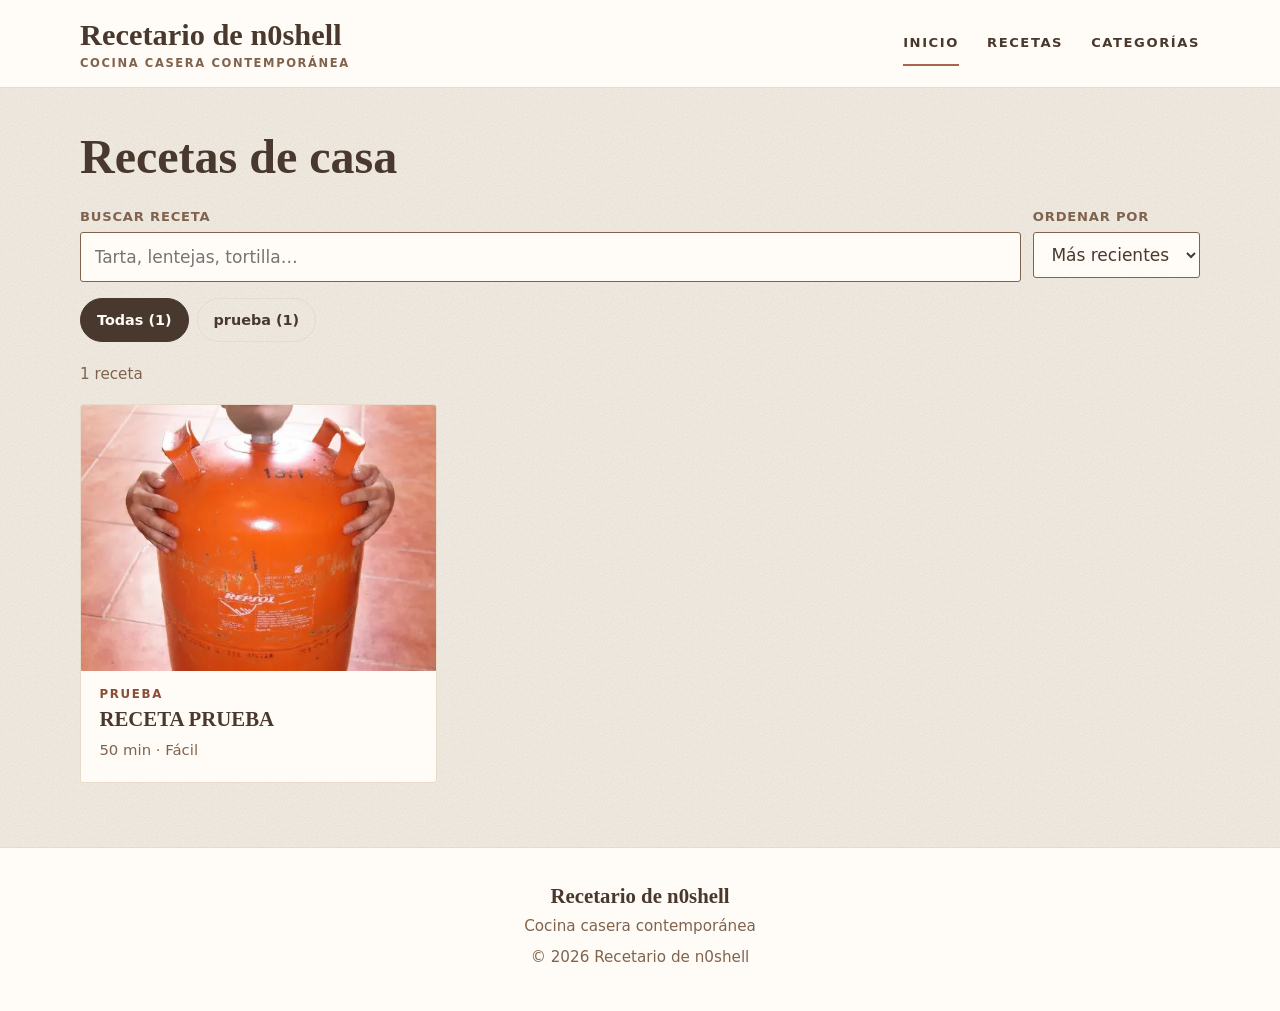
<file: index.html>
<!doctype html>
<html lang="es">
<head>
<meta charset="utf-8">
<meta name="viewport" content="width=device-width, initial-scale=1">
<title>Recetario · Cocina casera contemporánea</title>
<meta name="description" content="Recetas caseras paso a paso, con ingredientes ajustables según los comensales.">
<meta property="og:type" content="website">
<meta property="og:title" content="Recetario · Cocina casera contemporánea">
<meta property="og:description" content="Recetas caseras paso a paso, con ingredientes ajustables según los comensales.">
<meta http-equiv="Content-Security-Policy" content="default-src 'self'; script-src 'self'; style-src 'self' https://fonts.googleapis.com; font-src https://fonts.gstatic.com; img-src 'self' data:; connect-src 'self'; base-uri 'self'; form-action 'self'; object-src 'none'">
<link rel="preconnect" href="https://fonts.googleapis.com">
<link rel="preconnect" href="https://fonts.gstatic.com" crossorigin>
<link rel="stylesheet" href="https://fonts.googleapis.com/css2?family=Lora:wght@500;600;700&family=Nunito+Sans:wght@400;600;700&display=swap">
<link rel="stylesheet" href="assets/css/base.css">
<link rel="stylesheet" href="assets/css/public.css">
</head>
<body>
<!--site-header--><a class="skip-link" href="#contenido">Saltar al contenido</a>
<header class="site-header"><div class="container"><a class="logo" href="index.html" aria-label="Recetario de n0shell, inicio"><span class="logo-name">Recetario de n0shell</span><span class="logo-tag">Cocina casera contemporánea</span></a><nav class="site-nav" aria-label="Principal"><a href="index.html" aria-current="page">Inicio</a><a href="index.html#recetas">Recetas</a><a href="index.html#categorias">Categorías</a></nav></div></header><!--/site-header-->
<main id="contenido">
  <section class="container catalog-head" id="recetas" aria-labelledby="titulo">
    <h1 id="titulo">Recetas de casa</h1>
    <form id="search-form" class="toolbar" role="search">
      <div class="field field-search">
        <label for="q">Buscar receta</label>
        <input id="q" type="search" placeholder="Tarta, lentejas, tortilla…" autocomplete="off" maxlength="80">
      </div>
      <div class="field field-sort">
        <label for="sort">Ordenar por</label>
        <select id="sort">
          <option value="date">Más recientes</option>
          <option value="name">Nombre (A-Z)</option>
        </select>
      </div>
    </form>
    <div id="categorias"><div id="chips" class="chips" role="group" aria-label="Filtrar por categoría"></div></div>
    <p id="count" class="result-count" role="status" aria-live="polite"></p>
    <div id="grid" class="grid" aria-busy="true"><div class="card skeleton" aria-hidden="true"><div class="card-media"></div><div class="card-body"><p class="sk-line"></p><p class="sk-line short"></p></div></div><div class="card skeleton" aria-hidden="true"><div class="card-media"></div><div class="card-body"><p class="sk-line"></p><p class="sk-line short"></p></div></div><div class="card skeleton" aria-hidden="true"><div class="card-media"></div><div class="card-body"><p class="sk-line"></p><p class="sk-line short"></p></div></div><div class="card skeleton" aria-hidden="true"><div class="card-media"></div><div class="card-body"><p class="sk-line"></p><p class="sk-line short"></p></div></div><div class="card skeleton" aria-hidden="true"><div class="card-media"></div><div class="card-body"><p class="sk-line"></p><p class="sk-line short"></p></div></div><div class="card skeleton" aria-hidden="true"><div class="card-media"></div><div class="card-body"><p class="sk-line"></p><p class="sk-line short"></p></div></div></div>
    <noscript><p>Esta web necesita JavaScript para mostrar las recetas.</p></noscript>
  </section>
</main>
<!--site-footer--><footer class="site-footer"><div class="container"><p class="footer-logo">Recetario de n0shell</p><p>Cocina casera contemporánea</p><p>© 2026 Recetario de n0shell</p></div></footer><!--/site-footer-->
<script type="module" src="assets/js/catalog.js"></script>
</body>
</html>
</file>
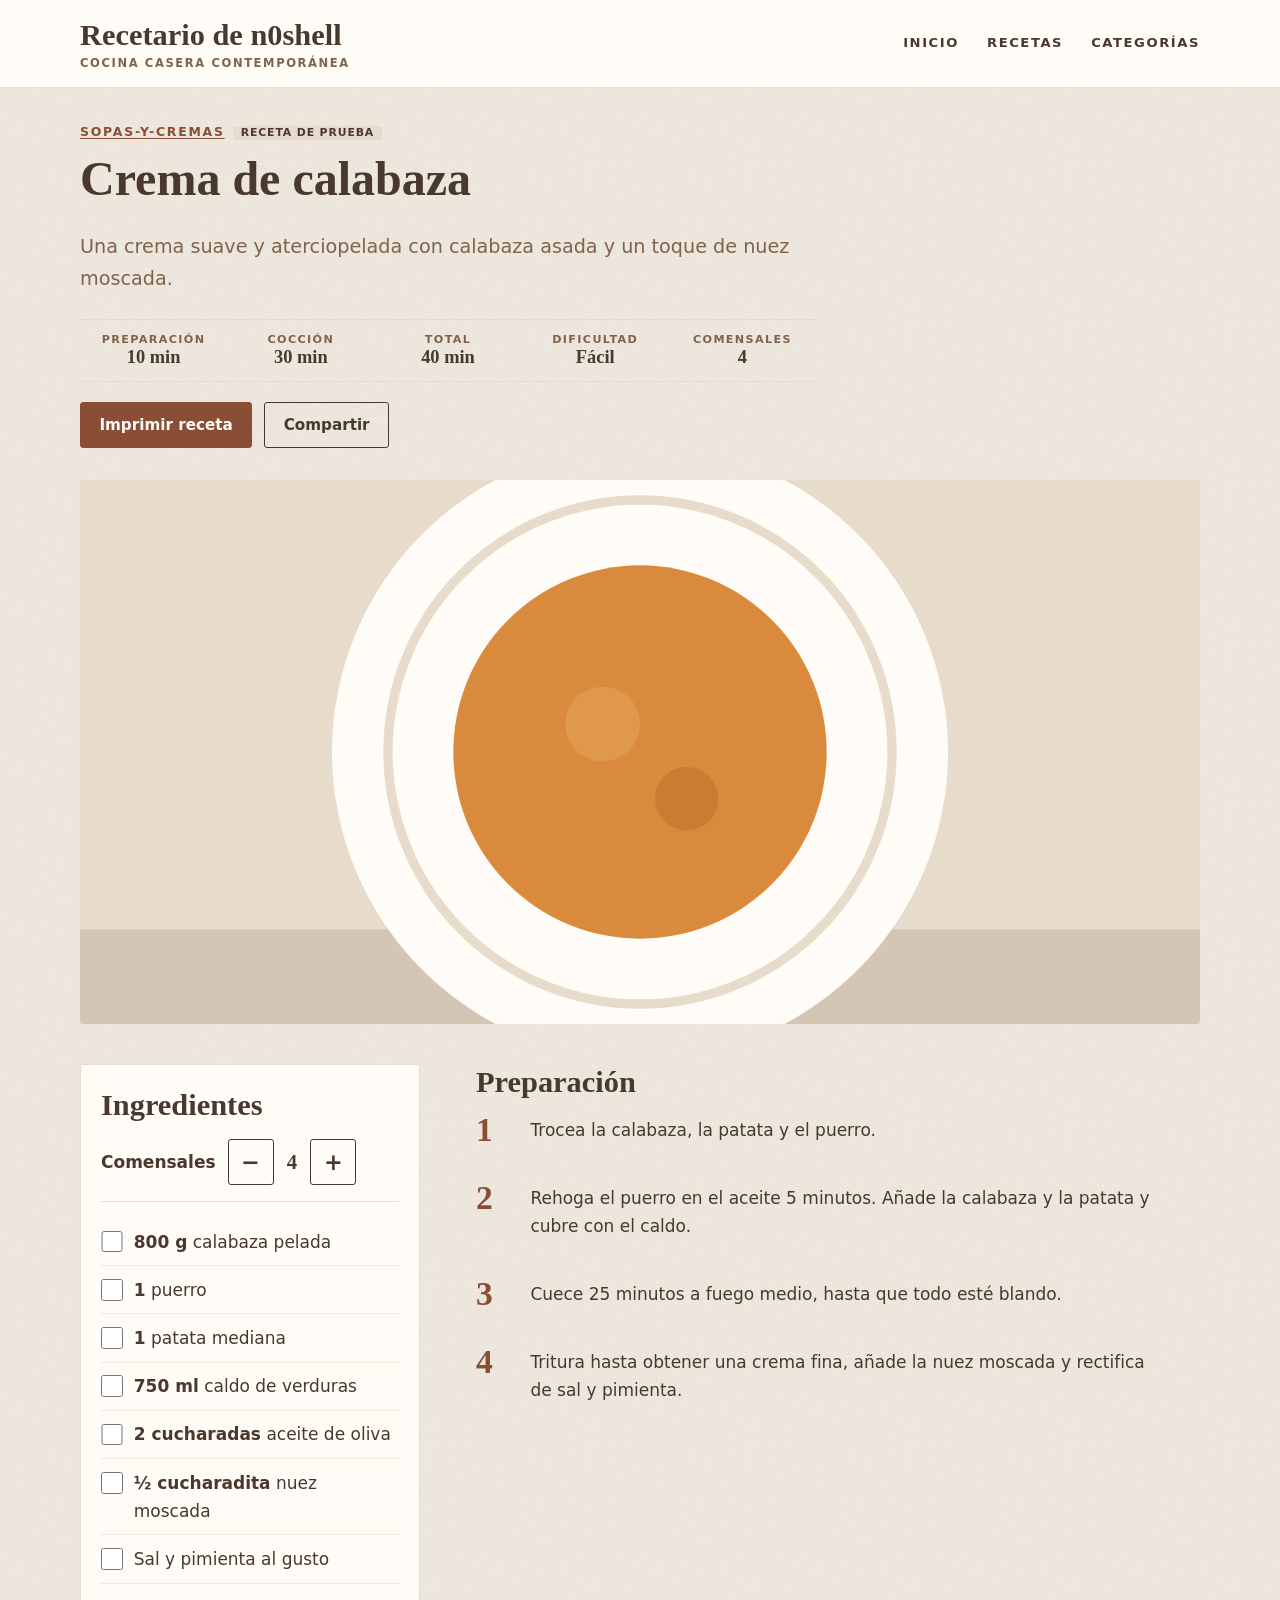
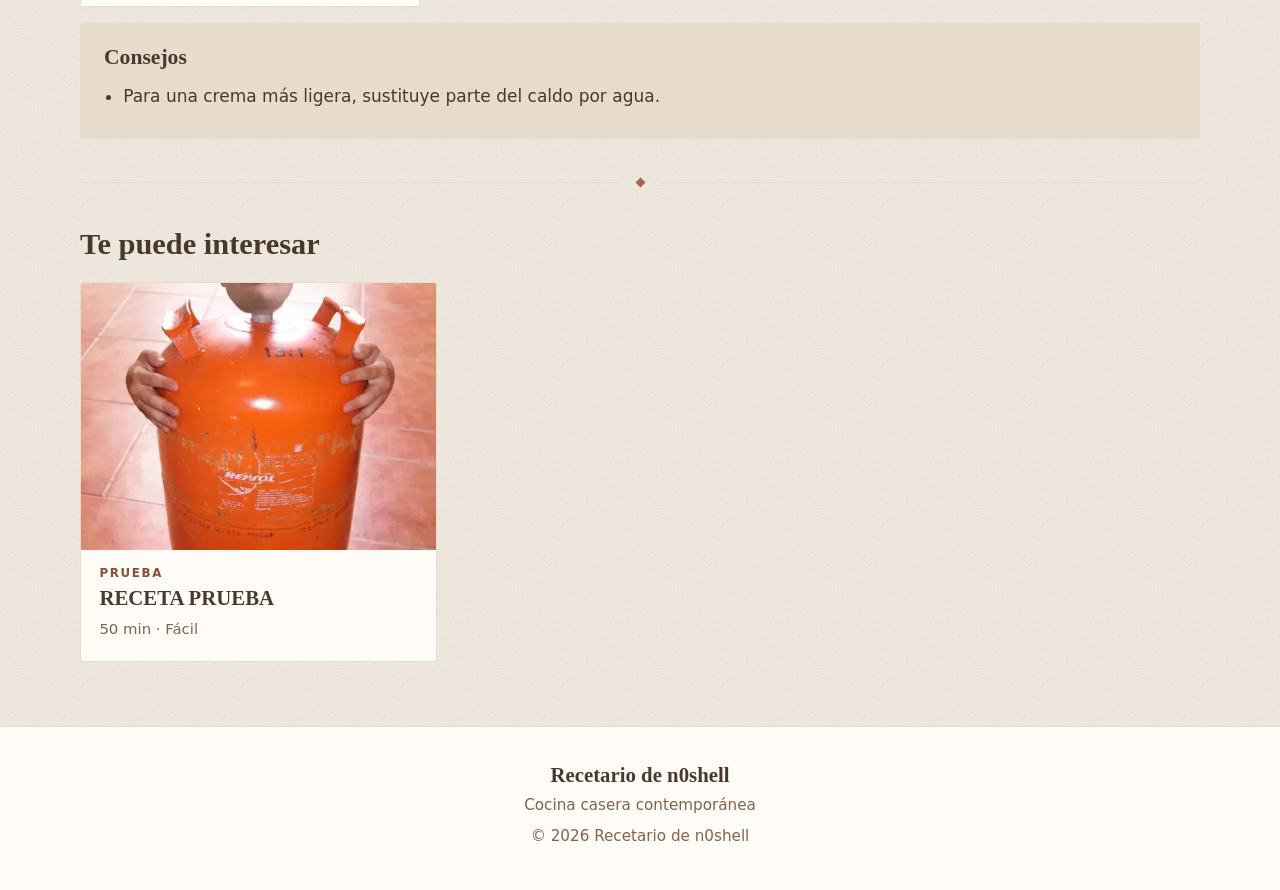
<file: recetas/crema-de-calabaza/index.html>
<!doctype html>
<html lang="es">
<head>
<meta charset="utf-8">
<meta name="viewport" content="width=device-width, initial-scale=1">
<title>Crema de calabaza · Recetario de n0shell</title>
<meta name="description" content="Una crema suave y aterciopelada con calabaza asada y un toque de nuez moscada.">
<link rel="canonical" href="https://n0shell.github.io/recetario-cliente/recetas/crema-de-calabaza/">
<meta property="og:url" content="https://n0shell.github.io/recetario-cliente/recetas/crema-de-calabaza/">
<meta property="og:type" content="article">
<meta property="og:site_name" content="Recetario de n0shell">
<meta property="og:title" content="Crema de calabaza">
<meta property="og:description" content="Una crema suave y aterciopelada con calabaza asada y un toque de nuez moscada.">
<meta property="og:image" content="https://n0shell.github.io/recetario-cliente/data/recipes/crema-de-calabaza/portada.svg">
<meta name="twitter:card" content="summary_large_image">
<meta name="recipe-slug" content="crema-de-calabaza">
<meta name="site-root" content="../../">
<meta http-equiv="Content-Security-Policy" content="default-src 'self'; script-src 'self'; style-src 'self' https://fonts.googleapis.com; font-src https://fonts.gstatic.com; img-src 'self' data:; connect-src 'self'; base-uri 'self'; form-action 'self'; object-src 'none'">
<link rel="preconnect" href="https://fonts.googleapis.com">
<link rel="preconnect" href="https://fonts.gstatic.com" crossorigin>
<link rel="stylesheet" href="https://fonts.googleapis.com/css2?family=Lora:wght@500;600;700&family=Nunito+Sans:wght@400;600;700&display=swap">
<link rel="stylesheet" href="../../assets/css/base.css">
<link rel="stylesheet" href="../../assets/css/public.css">
<script type="application/ld+json">{"@context":"https://schema.org","@type":"Recipe","name":"Crema de calabaza","description":"Una crema suave y aterciopelada con calabaza asada y un toque de nuez moscada.","image":["https://n0shell.github.io/recetario-cliente/data/recipes/crema-de-calabaza/portada.svg"],"recipeYield":"4 raciones","prepTime":"PT10M","cookTime":"PT30M","totalTime":"PT40M","recipeIngredient":["800 g calabaza pelada","1 puerro","1 patata mediana","750 ml caldo de verduras","2 cucharadas aceite de oliva","0.5 cucharadita nuez moscada","Sal y pimienta al gusto"],"recipeInstructions":[{"@type":"HowToStep","text":"Trocea la calabaza, la patata y el puerro."},{"@type":"HowToStep","text":"Rehoga el puerro en el aceite 5 minutos. Añade la calabaza y la patata y cubre con el caldo."},{"@type":"HowToStep","text":"Cuece 25 minutos a fuego medio, hasta que todo esté blando."},{"@type":"HowToStep","text":"Tritura hasta obtener una crema fina, añade la nuez moscada y rectifica de sal y pimienta."}],"datePublished":"2026-11-05T10:00:00Z","dateModified":"2026-11-05T10:00:00Z"}</script>
</head>
<body>
<a class="skip-link" href="#contenido">Saltar al contenido</a>
<header class="site-header"><div class="container"><a class="logo" href="../../index.html" aria-label="Recetario de n0shell, inicio"><span class="logo-name">Recetario de n0shell</span><span class="logo-tag">Cocina casera contemporánea</span></a><nav class="site-nav" aria-label="Principal"><a href="../../index.html">Inicio</a><a href="../../index.html#recetas">Recetas</a><a href="../../index.html#categorias">Categorías</a></nav></div></header>
<main id="contenido" aria-busy="true">
<article class="container recipe">
<header class="recipe-head"><p class="eyebrow" aria-hidden="true">&nbsp;</p><h1>Crema de calabaza</h1><p class="lead">Una crema suave y aterciopelada con calabaza asada y un toque de nuez moscada.</p>
<dl class="meta-strip"><div><dt>Preparación</dt><dd>10 min</dd></div><div><dt>Cocción</dt><dd>30 min</dd></div><div><dt>Total</dt><dd>40 min</dd></div><div><dt>Dificultad</dt><dd>Fácil</dd></div><div><dt>Comensales</dt><dd>4</dd></div></dl><div class="actions"></div></header>
<figure class="hero"><img src="../../data/recipes/crema-de-calabaza/portada.svg" alt="Crema de calabaza" width="1200" height="900" fetchpriority="high"></figure>
<div class="recipe-body"><section class="ingredients"><h2>Ingredientes</h2><div class="servings servings-ph" aria-hidden="true"></div><ul class="ing-list"><li><span class="ing ing-static"><span class="ing-text"><span class="ing-qty">800 g</span> calabaza pelada</span></span></li><li><span class="ing ing-static"><span class="ing-text"><span class="ing-qty">1</span> puerro</span></span></li><li><span class="ing ing-static"><span class="ing-text"><span class="ing-qty">1</span> patata mediana</span></span></li><li><span class="ing ing-static"><span class="ing-text"><span class="ing-qty">750 ml</span> caldo de verduras</span></span></li><li><span class="ing ing-static"><span class="ing-text"><span class="ing-qty">2 cucharadas</span> aceite de oliva</span></span></li><li><span class="ing ing-static"><span class="ing-text"><span class="ing-qty">½ cucharadita</span> nuez moscada</span></span></li><li><span class="ing ing-static"><span class="ing-text"><span class="ing-qty"></span> Sal y pimienta al gusto</span></span></li></ul></section>
<section><h2>Preparación</h2><ol class="steps"><li><p>Trocea la calabaza, la patata y el puerro.</p></li><li><p>Rehoga el puerro en el aceite 5 minutos. Añade la calabaza y la patata y cubre con el caldo.</p></li><li><p>Cuece 25 minutos a fuego medio, hasta que todo esté blando.</p></li><li><p>Tritura hasta obtener una crema fina, añade la nuez moscada y rectifica de sal y pimienta.</p></li></ol></section></div>
<section class="tips"><h2>Consejos</h2><ul><li>Para una crema más ligera, sustituye parte del caldo por agua.</li></ul></section>
</article>
</main>
<footer class="site-footer"><div class="container"><p class="footer-logo">Recetario de n0shell</p><p>Cocina casera contemporánea</p><p>© 2026 Recetario de n0shell</p></div></footer>
<script type="module" src="../../assets/js/recipe.js"></script>
</body>
</html>
</file>
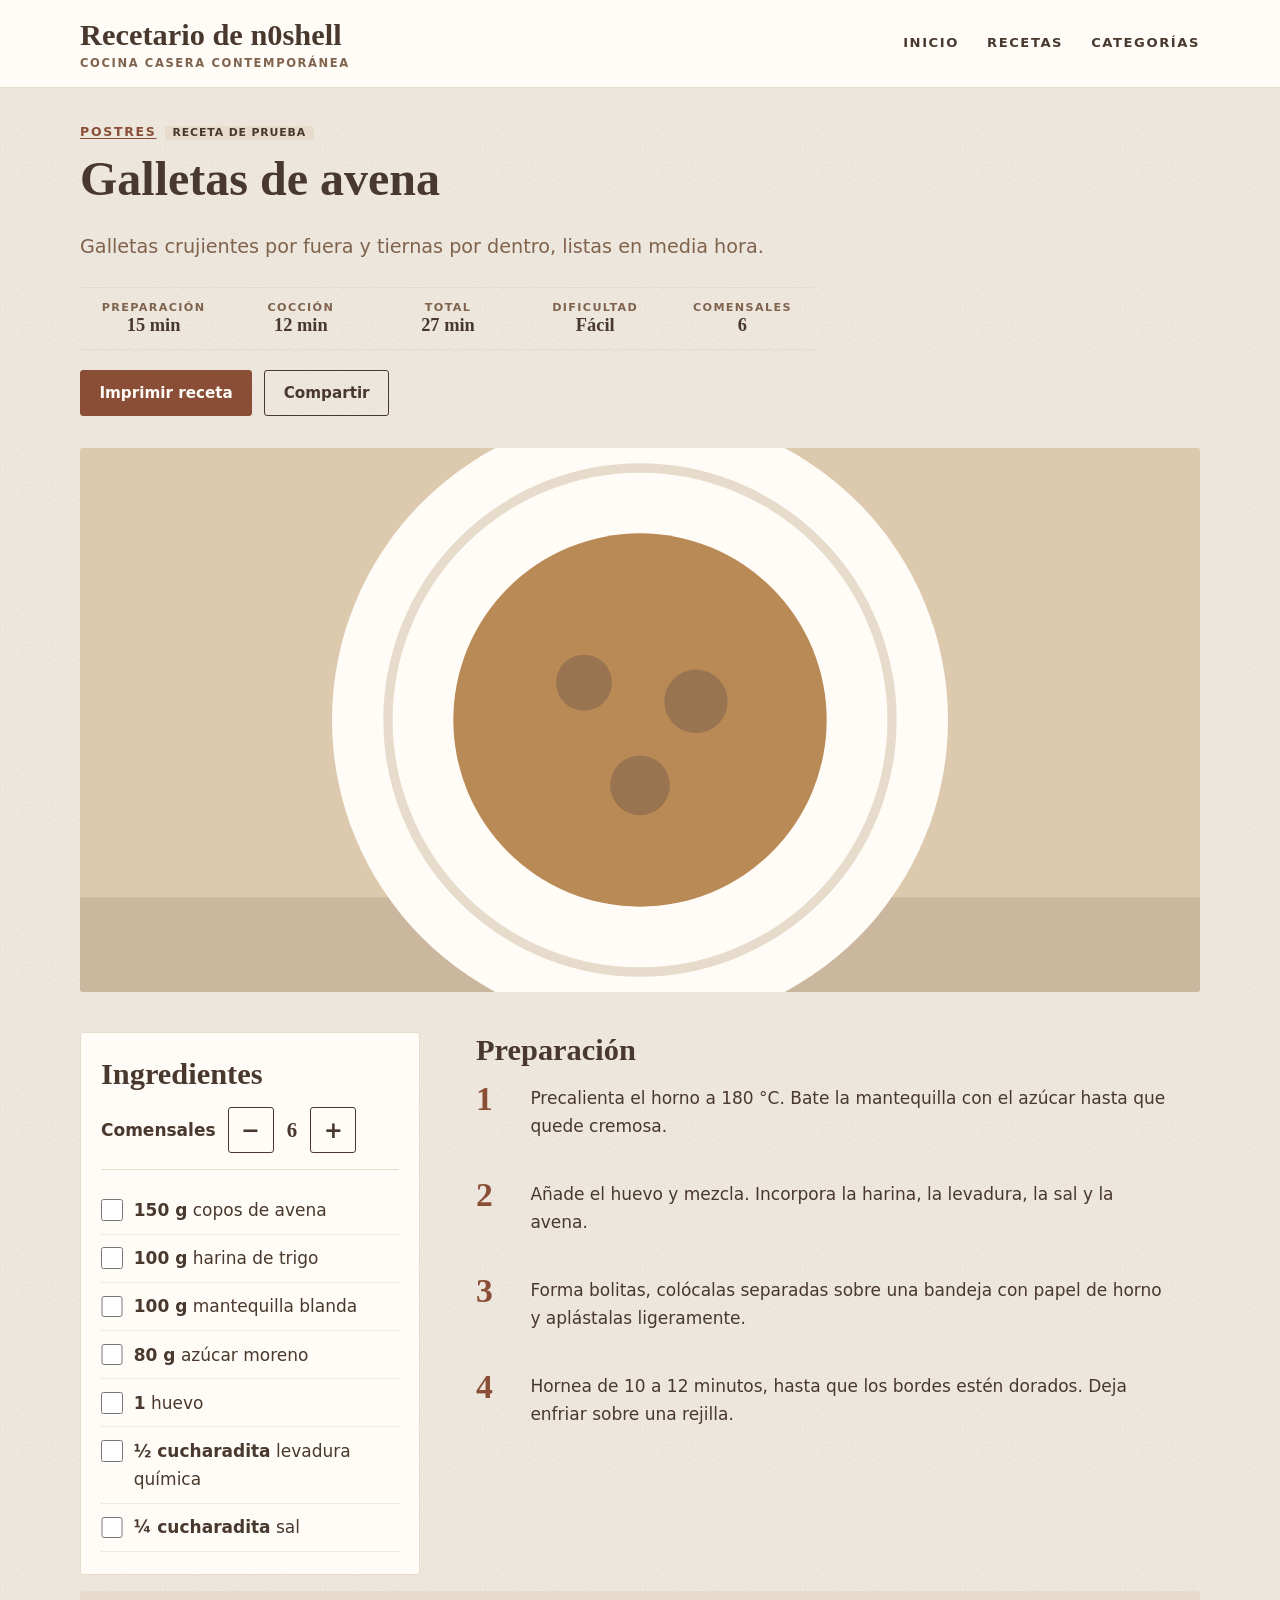
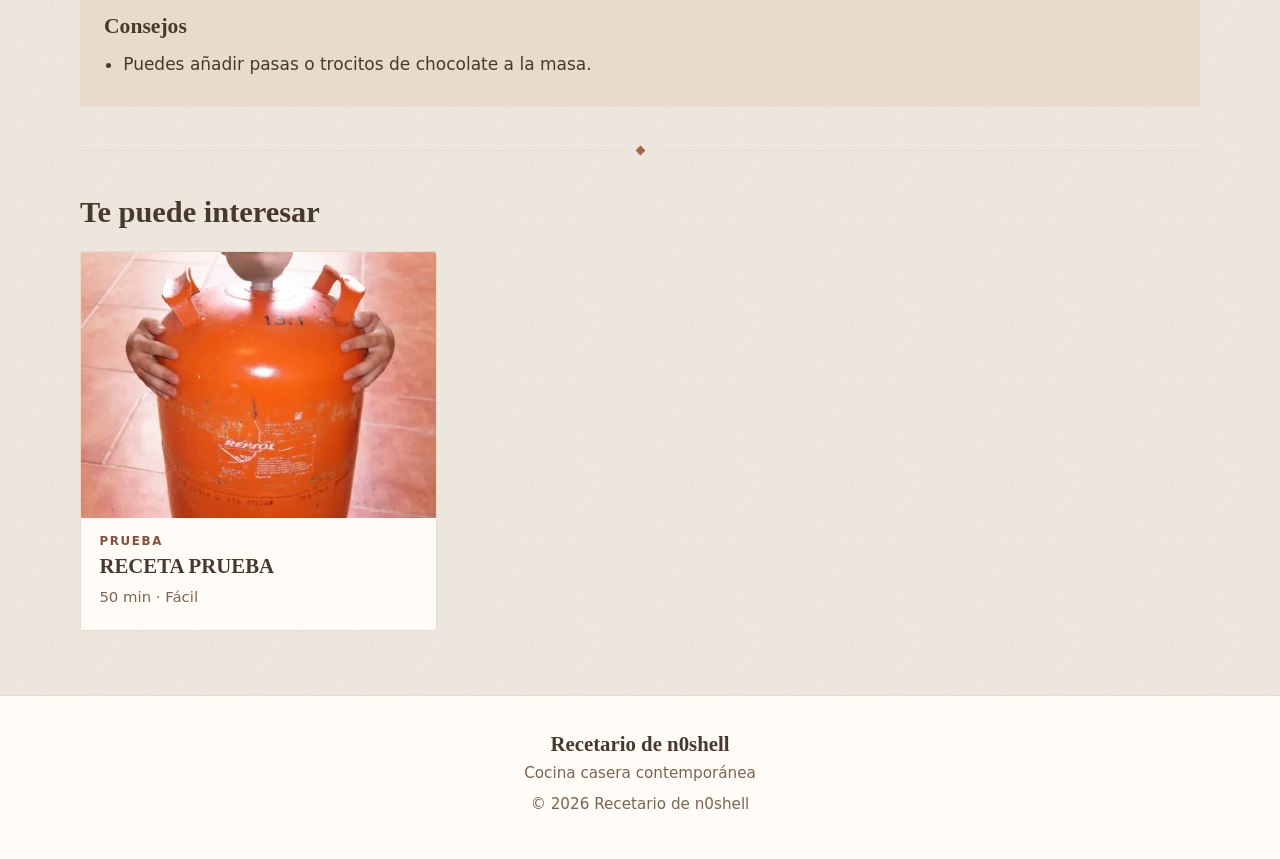
<file: recetas/galletas-de-avena/index.html>
<!doctype html>
<html lang="es">
<head>
<meta charset="utf-8">
<meta name="viewport" content="width=device-width, initial-scale=1">
<title>Galletas de avena · Recetario de n0shell</title>
<meta name="description" content="Galletas crujientes por fuera y tiernas por dentro, listas en media hora.">
<link rel="canonical" href="https://n0shell.github.io/recetario-cliente/recetas/galletas-de-avena/">
<meta property="og:url" content="https://n0shell.github.io/recetario-cliente/recetas/galletas-de-avena/">
<meta property="og:type" content="article">
<meta property="og:site_name" content="Recetario de n0shell">
<meta property="og:title" content="Galletas de avena">
<meta property="og:description" content="Galletas crujientes por fuera y tiernas por dentro, listas en media hora.">
<meta property="og:image" content="https://n0shell.github.io/recetario-cliente/data/recipes/galletas-de-avena/portada.svg">
<meta name="twitter:card" content="summary_large_image">
<meta name="recipe-slug" content="galletas-de-avena">
<meta name="site-root" content="../../">
<meta http-equiv="Content-Security-Policy" content="default-src 'self'; script-src 'self'; style-src 'self' https://fonts.googleapis.com; font-src https://fonts.gstatic.com; img-src 'self' data:; connect-src 'self'; base-uri 'self'; form-action 'self'; object-src 'none'">
<link rel="preconnect" href="https://fonts.googleapis.com">
<link rel="preconnect" href="https://fonts.gstatic.com" crossorigin>
<link rel="stylesheet" href="https://fonts.googleapis.com/css2?family=Lora:wght@500;600;700&family=Nunito+Sans:wght@400;600;700&display=swap">
<link rel="stylesheet" href="../../assets/css/base.css">
<link rel="stylesheet" href="../../assets/css/public.css">
<script type="application/ld+json">{"@context":"https://schema.org","@type":"Recipe","name":"Galletas de avena","description":"Galletas crujientes por fuera y tiernas por dentro, listas en media hora.","image":["https://n0shell.github.io/recetario-cliente/data/recipes/galletas-de-avena/portada.svg"],"recipeYield":"6 raciones","prepTime":"PT15M","cookTime":"PT12M","totalTime":"PT27M","recipeIngredient":["150 g copos de avena","100 g harina de trigo","100 g mantequilla blanda","80 g azúcar moreno","1 huevo","0.5 cucharadita levadura química","0.25 cucharadita sal"],"recipeInstructions":[{"@type":"HowToStep","text":"Precalienta el horno a 180 °C. Bate la mantequilla con el azúcar hasta que quede cremosa."},{"@type":"HowToStep","text":"Añade el huevo y mezcla. Incorpora la harina, la levadura, la sal y la avena."},{"@type":"HowToStep","text":"Forma bolitas, colócalas separadas sobre una bandeja con papel de horno y aplástalas ligeramente."},{"@type":"HowToStep","text":"Hornea de 10 a 12 minutos, hasta que los bordes estén dorados. Deja enfriar sobre una rejilla."}],"datePublished":"2026-11-08T10:00:00Z","dateModified":"2026-11-08T10:00:00Z"}</script>
</head>
<body>
<a class="skip-link" href="#contenido">Saltar al contenido</a>
<header class="site-header"><div class="container"><a class="logo" href="../../index.html" aria-label="Recetario de n0shell, inicio"><span class="logo-name">Recetario de n0shell</span><span class="logo-tag">Cocina casera contemporánea</span></a><nav class="site-nav" aria-label="Principal"><a href="../../index.html">Inicio</a><a href="../../index.html#recetas">Recetas</a><a href="../../index.html#categorias">Categorías</a></nav></div></header>
<main id="contenido" aria-busy="true">
<article class="container recipe">
<header class="recipe-head"><p class="eyebrow" aria-hidden="true">&nbsp;</p><h1>Galletas de avena</h1><p class="lead">Galletas crujientes por fuera y tiernas por dentro, listas en media hora.</p>
<dl class="meta-strip"><div><dt>Preparación</dt><dd>15 min</dd></div><div><dt>Cocción</dt><dd>12 min</dd></div><div><dt>Total</dt><dd>27 min</dd></div><div><dt>Dificultad</dt><dd>Fácil</dd></div><div><dt>Comensales</dt><dd>6</dd></div></dl><div class="actions"></div></header>
<figure class="hero"><img src="../../data/recipes/galletas-de-avena/portada.svg" alt="Galletas de avena" width="1200" height="900" fetchpriority="high"></figure>
<div class="recipe-body"><section class="ingredients"><h2>Ingredientes</h2><div class="servings servings-ph" aria-hidden="true"></div><ul class="ing-list"><li><span class="ing ing-static"><span class="ing-text"><span class="ing-qty">150 g</span> copos de avena</span></span></li><li><span class="ing ing-static"><span class="ing-text"><span class="ing-qty">100 g</span> harina de trigo</span></span></li><li><span class="ing ing-static"><span class="ing-text"><span class="ing-qty">100 g</span> mantequilla blanda</span></span></li><li><span class="ing ing-static"><span class="ing-text"><span class="ing-qty">80 g</span> azúcar moreno</span></span></li><li><span class="ing ing-static"><span class="ing-text"><span class="ing-qty">1</span> huevo</span></span></li><li><span class="ing ing-static"><span class="ing-text"><span class="ing-qty">½ cucharadita</span> levadura química</span></span></li><li><span class="ing ing-static"><span class="ing-text"><span class="ing-qty">¼ cucharadita</span> sal</span></span></li></ul></section>
<section><h2>Preparación</h2><ol class="steps"><li><p>Precalienta el horno a 180 °C. Bate la mantequilla con el azúcar hasta que quede cremosa.</p></li><li><p>Añade el huevo y mezcla. Incorpora la harina, la levadura, la sal y la avena.</p></li><li><p>Forma bolitas, colócalas separadas sobre una bandeja con papel de horno y aplástalas ligeramente.</p></li><li><p>Hornea de 10 a 12 minutos, hasta que los bordes estén dorados. Deja enfriar sobre una rejilla.</p></li></ol></section></div>
<section class="tips"><h2>Consejos</h2><ul><li>Puedes añadir pasas o trocitos de chocolate a la masa.</li></ul></section>
</article>
</main>
<footer class="site-footer"><div class="container"><p class="footer-logo">Recetario de n0shell</p><p>Cocina casera contemporánea</p><p>© 2026 Recetario de n0shell</p></div></footer>
<script type="module" src="../../assets/js/recipe.js"></script>
</body>
</html>
</file>
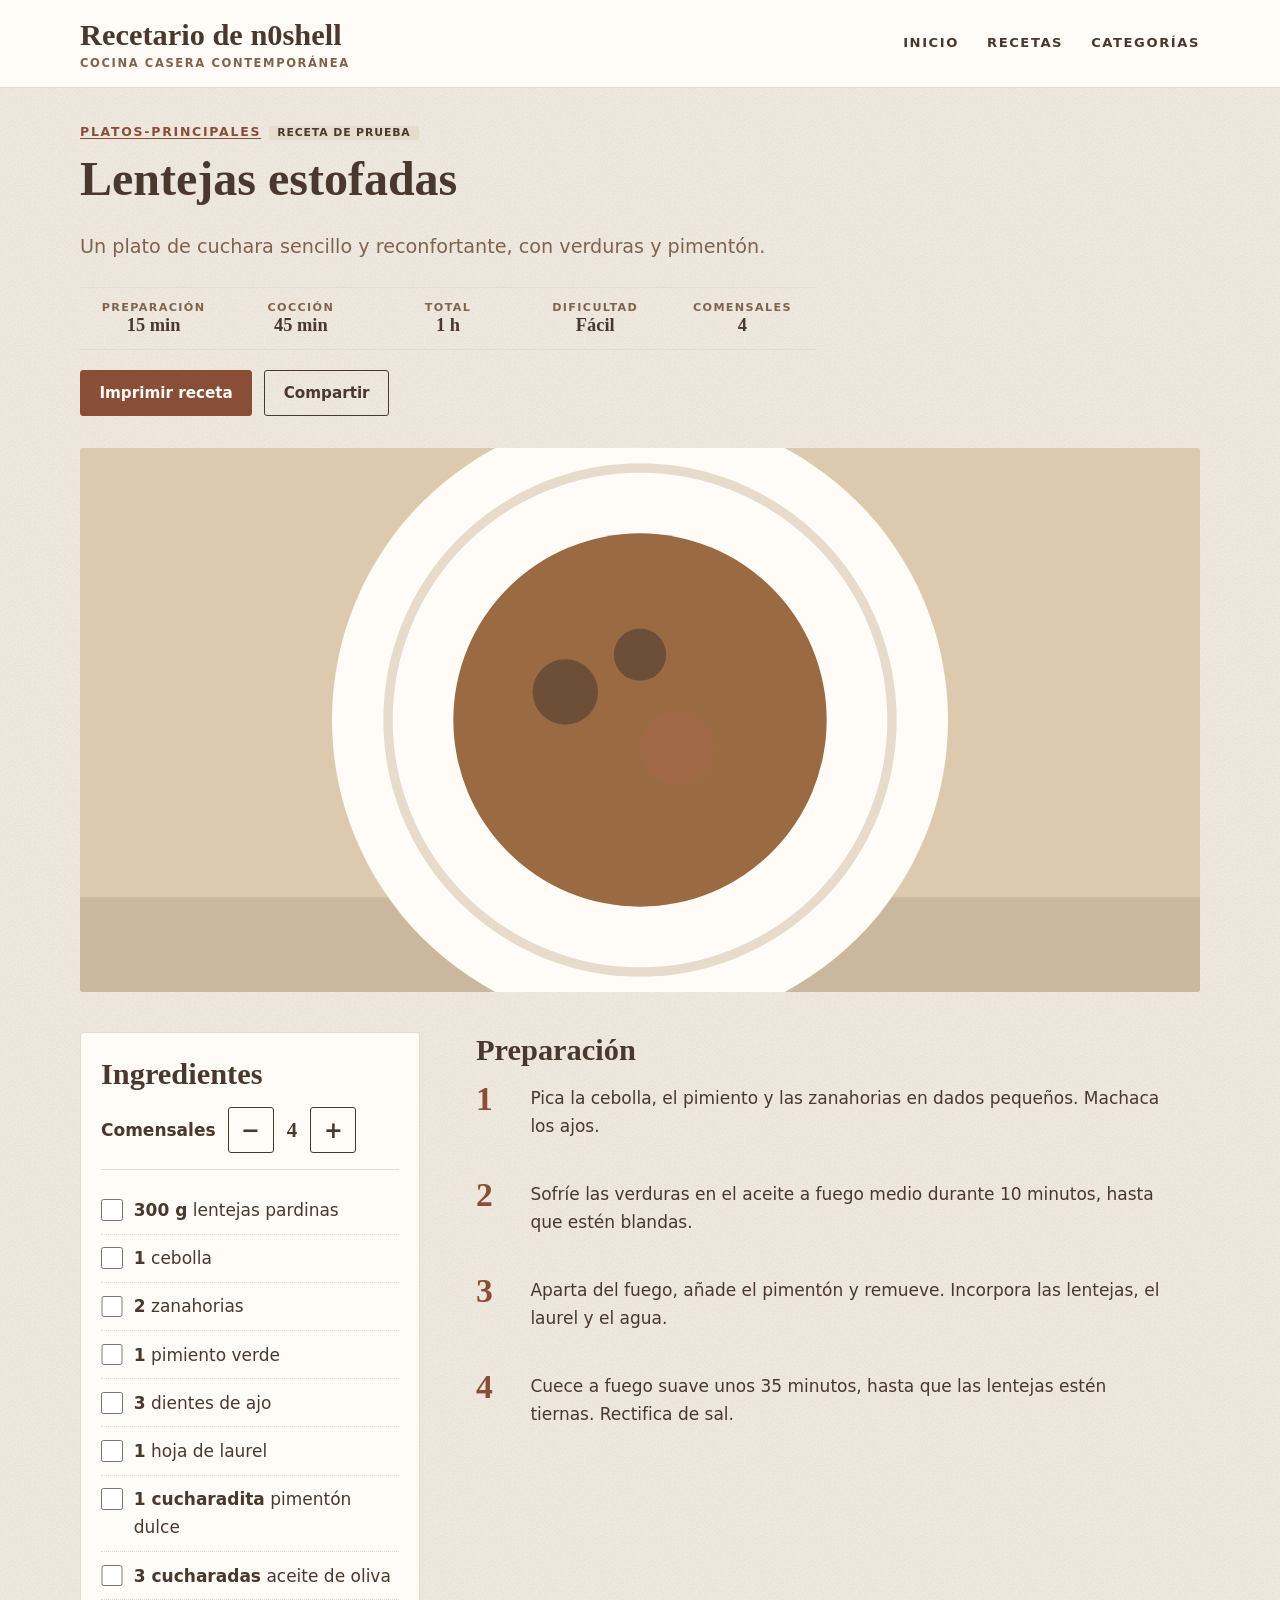
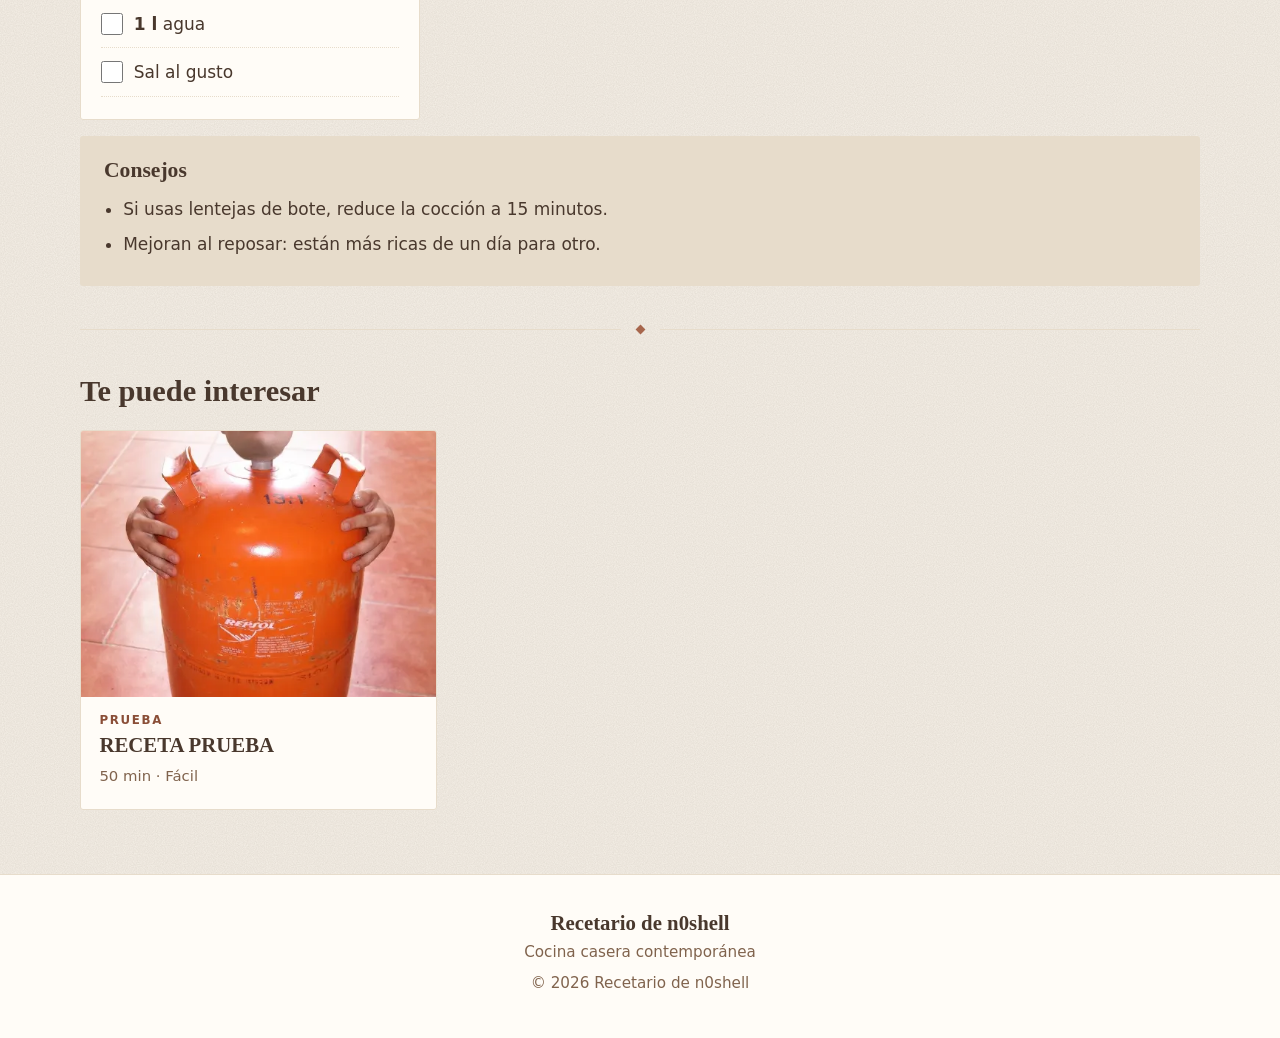
<file: recetas/lentejas-estofadas/index.html>
<!doctype html>
<html lang="es">
<head>
<meta charset="utf-8">
<meta name="viewport" content="width=device-width, initial-scale=1">
<title>Lentejas estofadas · Recetario de n0shell</title>
<meta name="description" content="Un plato de cuchara sencillo y reconfortante, con verduras y pimentón.">
<link rel="canonical" href="https://n0shell.github.io/recetario-cliente/recetas/lentejas-estofadas/">
<meta property="og:url" content="https://n0shell.github.io/recetario-cliente/recetas/lentejas-estofadas/">
<meta property="og:type" content="article">
<meta property="og:site_name" content="Recetario de n0shell">
<meta property="og:title" content="Lentejas estofadas">
<meta property="og:description" content="Un plato de cuchara sencillo y reconfortante, con verduras y pimentón.">
<meta property="og:image" content="https://n0shell.github.io/recetario-cliente/data/recipes/lentejas-estofadas/portada.svg">
<meta name="twitter:card" content="summary_large_image">
<meta name="recipe-slug" content="lentejas-estofadas">
<meta name="site-root" content="../../">
<meta http-equiv="Content-Security-Policy" content="default-src 'self'; script-src 'self'; style-src 'self' https://fonts.googleapis.com; font-src https://fonts.gstatic.com; img-src 'self' data:; connect-src 'self'; base-uri 'self'; form-action 'self'; object-src 'none'">
<link rel="preconnect" href="https://fonts.googleapis.com">
<link rel="preconnect" href="https://fonts.gstatic.com" crossorigin>
<link rel="stylesheet" href="https://fonts.googleapis.com/css2?family=Lora:wght@500;600;700&family=Nunito+Sans:wght@400;600;700&display=swap">
<link rel="stylesheet" href="../../assets/css/base.css">
<link rel="stylesheet" href="../../assets/css/public.css">
<script type="application/ld+json">{"@context":"https://schema.org","@type":"Recipe","name":"Lentejas estofadas","description":"Un plato de cuchara sencillo y reconfortante, con verduras y pimentón.","image":["https://n0shell.github.io/recetario-cliente/data/recipes/lentejas-estofadas/portada.svg"],"recipeYield":"4 raciones","prepTime":"PT15M","cookTime":"PT45M","totalTime":"PT60M","recipeIngredient":["300 g lentejas pardinas","1 cebolla","2 zanahorias","1 pimiento verde","3 dientes de ajo","1 hoja de laurel","1 cucharadita pimentón dulce","3 cucharadas aceite de oliva","1 l agua","Sal al gusto"],"recipeInstructions":[{"@type":"HowToStep","text":"Pica la cebolla, el pimiento y las zanahorias en dados pequeños. Machaca los ajos."},{"@type":"HowToStep","text":"Sofríe las verduras en el aceite a fuego medio durante 10 minutos, hasta que estén blandas."},{"@type":"HowToStep","text":"Aparta del fuego, añade el pimentón y remueve. Incorpora las lentejas, el laurel y el agua."},{"@type":"HowToStep","text":"Cuece a fuego suave unos 35 minutos, hasta que las lentejas estén tiernas. Rectifica de sal."}],"datePublished":"2026-10-15T10:00:00Z","dateModified":"2026-10-15T10:00:00Z"}</script>
</head>
<body>
<a class="skip-link" href="#contenido">Saltar al contenido</a>
<header class="site-header"><div class="container"><a class="logo" href="../../index.html" aria-label="Recetario de n0shell, inicio"><span class="logo-name">Recetario de n0shell</span><span class="logo-tag">Cocina casera contemporánea</span></a><nav class="site-nav" aria-label="Principal"><a href="../../index.html">Inicio</a><a href="../../index.html#recetas">Recetas</a><a href="../../index.html#categorias">Categorías</a></nav></div></header>
<main id="contenido" aria-busy="true">
<article class="container recipe">
<header class="recipe-head"><p class="eyebrow" aria-hidden="true">&nbsp;</p><h1>Lentejas estofadas</h1><p class="lead">Un plato de cuchara sencillo y reconfortante, con verduras y pimentón.</p>
<dl class="meta-strip"><div><dt>Preparación</dt><dd>15 min</dd></div><div><dt>Cocción</dt><dd>45 min</dd></div><div><dt>Total</dt><dd>1 h</dd></div><div><dt>Dificultad</dt><dd>Fácil</dd></div><div><dt>Comensales</dt><dd>4</dd></div></dl><div class="actions"></div></header>
<figure class="hero"><img src="../../data/recipes/lentejas-estofadas/portada.svg" alt="Lentejas estofadas" width="1200" height="900" fetchpriority="high"></figure>
<div class="recipe-body"><section class="ingredients"><h2>Ingredientes</h2><div class="servings servings-ph" aria-hidden="true"></div><ul class="ing-list"><li><span class="ing ing-static"><span class="ing-text"><span class="ing-qty">300 g</span> lentejas pardinas</span></span></li><li><span class="ing ing-static"><span class="ing-text"><span class="ing-qty">1</span> cebolla</span></span></li><li><span class="ing ing-static"><span class="ing-text"><span class="ing-qty">2</span> zanahorias</span></span></li><li><span class="ing ing-static"><span class="ing-text"><span class="ing-qty">1</span> pimiento verde</span></span></li><li><span class="ing ing-static"><span class="ing-text"><span class="ing-qty">3</span> dientes de ajo</span></span></li><li><span class="ing ing-static"><span class="ing-text"><span class="ing-qty">1</span> hoja de laurel</span></span></li><li><span class="ing ing-static"><span class="ing-text"><span class="ing-qty">1 cucharadita</span> pimentón dulce</span></span></li><li><span class="ing ing-static"><span class="ing-text"><span class="ing-qty">3 cucharadas</span> aceite de oliva</span></span></li><li><span class="ing ing-static"><span class="ing-text"><span class="ing-qty">1 l</span> agua</span></span></li><li><span class="ing ing-static"><span class="ing-text"><span class="ing-qty"></span> Sal al gusto</span></span></li></ul></section>
<section><h2>Preparación</h2><ol class="steps"><li><p>Pica la cebolla, el pimiento y las zanahorias en dados pequeños. Machaca los ajos.</p></li><li><p>Sofríe las verduras en el aceite a fuego medio durante 10 minutos, hasta que estén blandas.</p></li><li><p>Aparta del fuego, añade el pimentón y remueve. Incorpora las lentejas, el laurel y el agua.</p></li><li><p>Cuece a fuego suave unos 35 minutos, hasta que las lentejas estén tiernas. Rectifica de sal.</p></li></ol></section></div>
<section class="tips"><h2>Consejos</h2><ul><li>Si usas lentejas de bote, reduce la cocción a 15 minutos.</li><li>Mejoran al reposar: están más ricas de un día para otro.</li></ul></section>
</article>
</main>
<footer class="site-footer"><div class="container"><p class="footer-logo">Recetario de n0shell</p><p>Cocina casera contemporánea</p><p>© 2026 Recetario de n0shell</p></div></footer>
<script type="module" src="../../assets/js/recipe.js"></script>
</body>
</html>
</file>
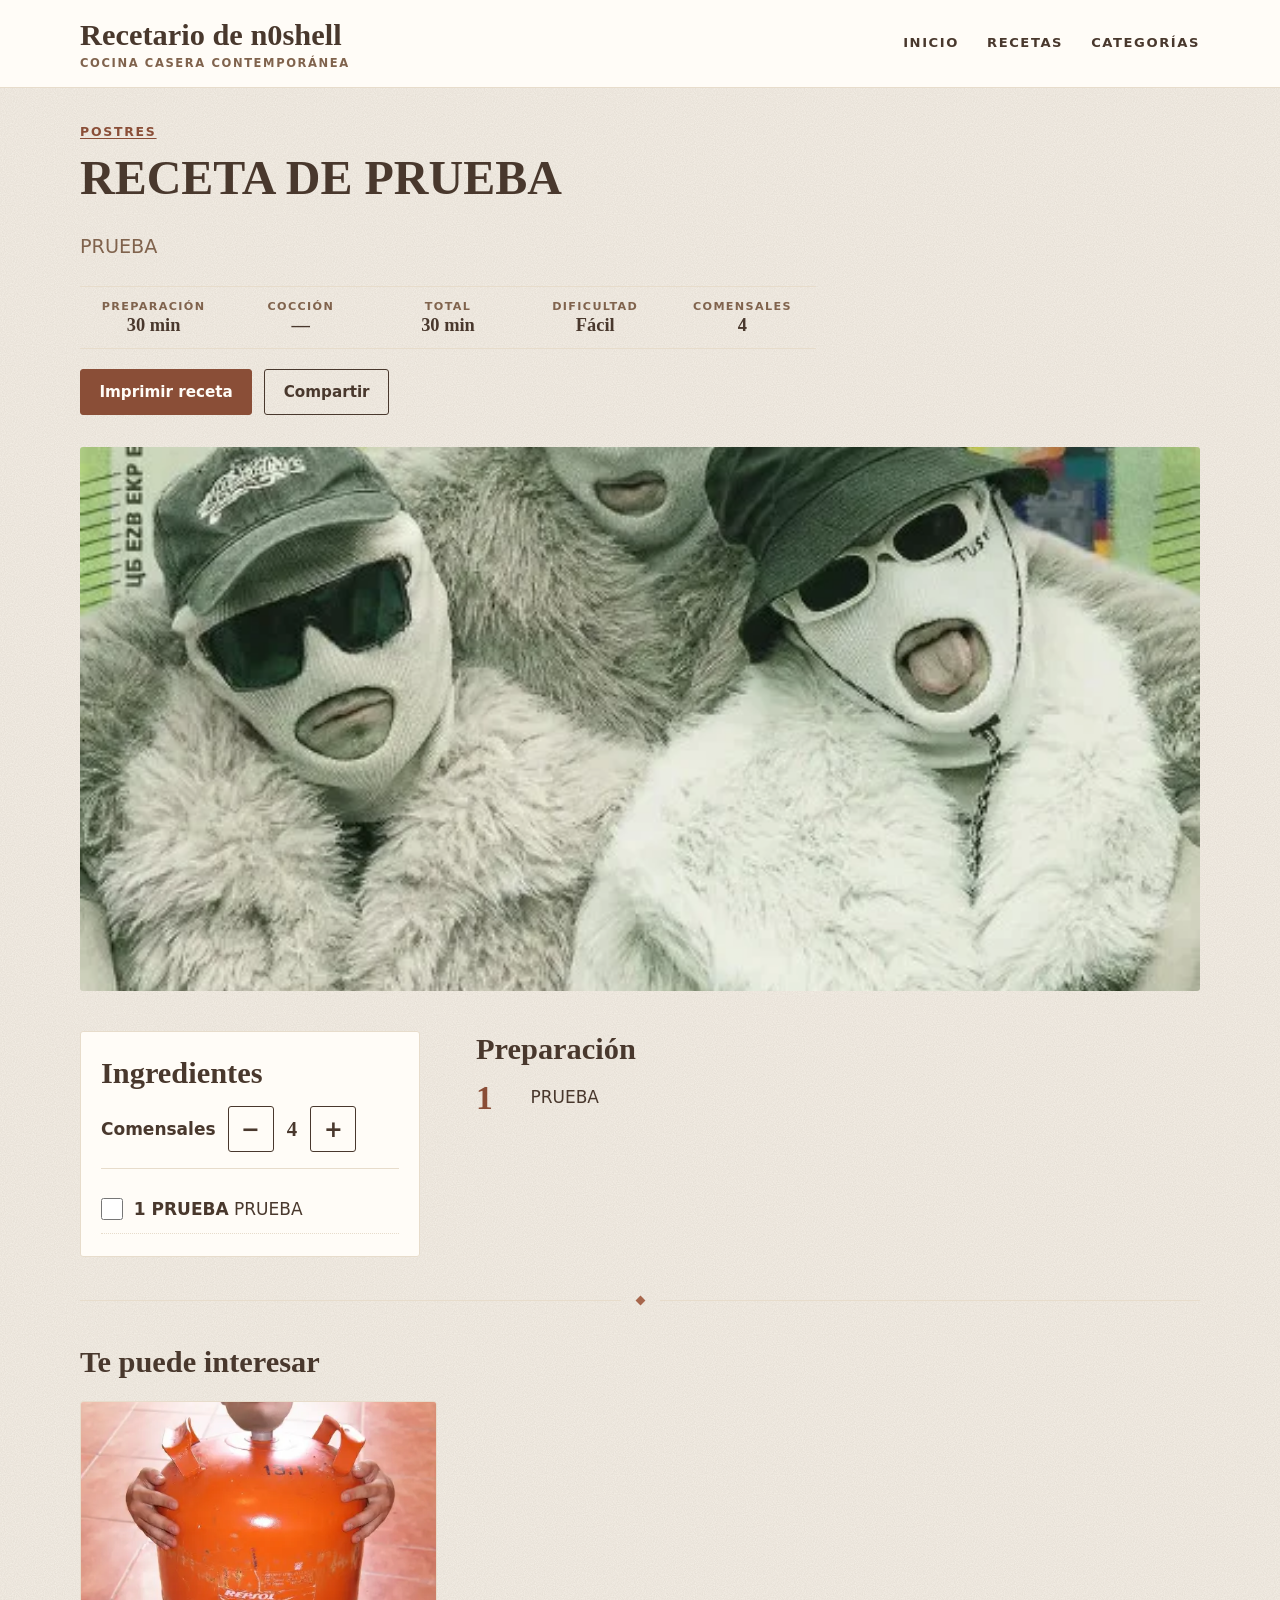
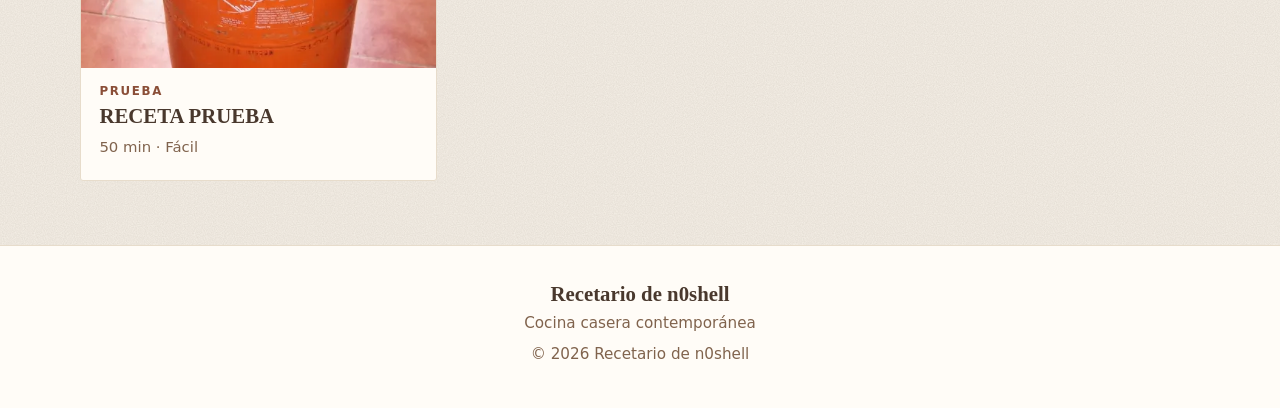
<file: recetas/receta-de-prueba/index.html>
<!doctype html>
<html lang="es">
<head>
<meta charset="utf-8">
<meta name="viewport" content="width=device-width, initial-scale=1">
<title>RECETA DE PRUEBA · Recetario de n0shell</title>
<meta name="description" content="PRUEBA">
<link rel="canonical" href="https://n0shell.github.io/recetario-cliente/recetas/receta-de-prueba/">
<meta property="og:url" content="https://n0shell.github.io/recetario-cliente/recetas/receta-de-prueba/">
<meta property="og:type" content="article">
<meta property="og:site_name" content="Recetario de n0shell">
<meta property="og:title" content="RECETA DE PRUEBA">
<meta property="og:description" content="PRUEBA">
<meta property="og:image" content="https://n0shell.github.io/recetario-cliente/data/recipes/receta-de-prueba/portada-a128a2.webp">
<meta name="twitter:card" content="summary_large_image">
<meta name="recipe-slug" content="receta-de-prueba">
<meta name="site-root" content="../../">
<meta http-equiv="Content-Security-Policy" content="default-src 'self'; script-src 'self'; style-src 'self' https://fonts.googleapis.com; font-src https://fonts.gstatic.com; img-src 'self' data:; connect-src 'self'; base-uri 'self'; form-action 'self'; object-src 'none'">
<link rel="preconnect" href="https://fonts.googleapis.com">
<link rel="preconnect" href="https://fonts.gstatic.com" crossorigin>
<link rel="stylesheet" href="https://fonts.googleapis.com/css2?family=Lora:wght@500;600;700&family=Nunito+Sans:wght@400;600;700&display=swap">
<link rel="stylesheet" href="../../assets/css/base.css">
<link rel="stylesheet" href="../../assets/css/public.css">
<script type="application/ld+json">{"@context":"https://schema.org","@type":"Recipe","name":"RECETA DE PRUEBA","description":"PRUEBA","image":["https://n0shell.github.io/recetario-cliente/data/recipes/receta-de-prueba/portada-a128a2.webp"],"recipeYield":"4 raciones","prepTime":"PT30M","totalTime":"PT30M","recipeIngredient":["1 PRUEBA PRUEBA"],"recipeInstructions":[{"@type":"HowToStep","text":"PRUEBA"}],"datePublished":"2026-11-14T10:21:22.916Z","dateModified":"2026-11-14T10:21:40.151Z"}</script>
</head>
<body>
<a class="skip-link" href="#contenido">Saltar al contenido</a>
<header class="site-header"><div class="container"><a class="logo" href="../../index.html" aria-label="Recetario de n0shell, inicio"><span class="logo-name">Recetario de n0shell</span><span class="logo-tag">Cocina casera contemporánea</span></a><nav class="site-nav" aria-label="Principal"><a href="../../index.html">Inicio</a><a href="../../index.html#recetas">Recetas</a><a href="../../index.html#categorias">Categorías</a></nav></div></header>
<main id="contenido" aria-busy="true">
<article class="container recipe">
<header class="recipe-head"><p class="eyebrow" aria-hidden="true">&nbsp;</p><h1>RECETA DE PRUEBA</h1><p class="lead">PRUEBA</p>
<dl class="meta-strip"><div><dt>Preparación</dt><dd>30 min</dd></div><div><dt>Cocción</dt><dd>—</dd></div><div><dt>Total</dt><dd>30 min</dd></div><div><dt>Dificultad</dt><dd>Fácil</dd></div><div><dt>Comensales</dt><dd>4</dd></div></dl><div class="actions"></div></header>
<figure class="hero"><img src="../../data/recipes/receta-de-prueba/portada-a128a2.webp" alt="RECETA DE PRUEBA" width="1200" height="900" fetchpriority="high"></figure>
<div class="recipe-body"><section class="ingredients"><h2>Ingredientes</h2><div class="servings servings-ph" aria-hidden="true"></div><ul class="ing-list"><li><span class="ing ing-static"><span class="ing-text"><span class="ing-qty">1 PRUEBA</span> PRUEBA</span></span></li></ul></section>
<section><h2>Preparación</h2><ol class="steps"><li><p>PRUEBA</p></li></ol></section></div>

</article>
</main>
<footer class="site-footer"><div class="container"><p class="footer-logo">Recetario de n0shell</p><p>Cocina casera contemporánea</p><p>© 2026 Recetario de n0shell</p></div></footer>
<script type="module" src="../../assets/js/recipe.js"></script>
</body>
</html>
</file>
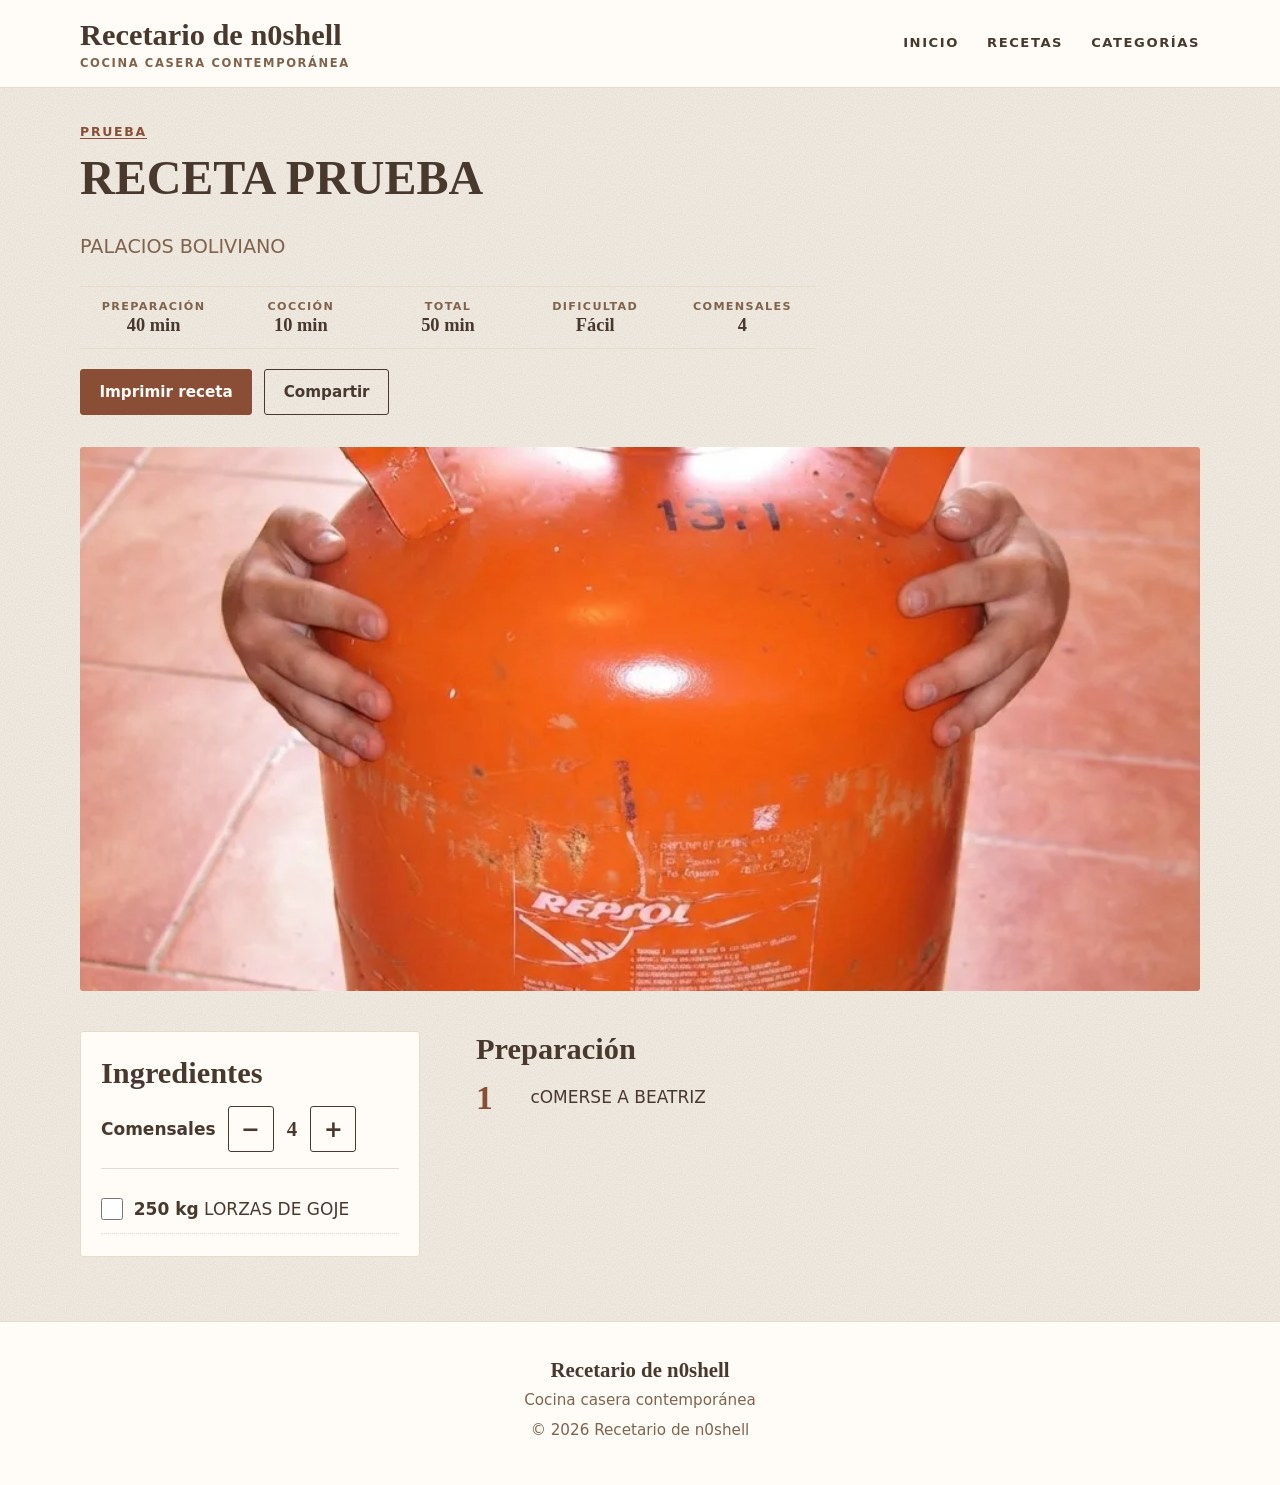
<file: recetas/receta-prueba/index.html>
<!doctype html>
<html lang="es">
<head>
<meta charset="utf-8">
<meta name="viewport" content="width=device-width, initial-scale=1">
<title>RECETA PRUEBA · Recetario de n0shell</title>
<meta name="description" content="PALACIOS BOLIVIANO">
<link rel="canonical" href="https://n0shell.github.io/recetario-cliente/recetas/receta-prueba/">
<meta property="og:url" content="https://n0shell.github.io/recetario-cliente/recetas/receta-prueba/">
<meta property="og:type" content="article">
<meta property="og:site_name" content="Recetario de n0shell">
<meta property="og:title" content="RECETA PRUEBA">
<meta property="og:description" content="PALACIOS BOLIVIANO">
<meta property="og:image" content="https://n0shell.github.io/recetario-cliente/data/recipes/receta-prueba/portada-6aa5ae.webp">
<meta name="twitter:card" content="summary_large_image">
<meta name="recipe-slug" content="receta-prueba">
<meta name="site-root" content="../../">
<meta http-equiv="Content-Security-Policy" content="default-src 'self'; script-src 'self'; style-src 'self' https://fonts.googleapis.com; font-src https://fonts.gstatic.com; img-src 'self' data:; connect-src 'self'; base-uri 'self'; form-action 'self'; object-src 'none'">
<link rel="preconnect" href="https://fonts.googleapis.com">
<link rel="preconnect" href="https://fonts.gstatic.com" crossorigin>
<link rel="stylesheet" href="https://fonts.googleapis.com/css2?family=Lora:wght@500;600;700&family=Nunito+Sans:wght@400;600;700&display=swap">
<link rel="stylesheet" href="../../assets/css/base.css">
<link rel="stylesheet" href="../../assets/css/public.css">
<script type="application/ld+json">{"@context":"https://schema.org","@type":"Recipe","name":"RECETA PRUEBA","description":"PALACIOS BOLIVIANO","image":["https://n0shell.github.io/recetario-cliente/data/recipes/receta-prueba/portada-6aa5ae.webp"],"recipeYield":"4 raciones","prepTime":"PT40M","cookTime":"PT10M","totalTime":"PT50M","recipeIngredient":["250 kg LORZAS DE GOJE"],"recipeInstructions":[{"@type":"HowToStep","text":"cOMERSE A BEATRIZ"}],"datePublished":"2026-11-16T07:52:52.932Z","dateModified":"2026-11-16T07:54:14.625Z"}</script>
</head>
<body>
<a class="skip-link" href="#contenido">Saltar al contenido</a>
<header class="site-header"><div class="container"><a class="logo" href="../../index.html" aria-label="Recetario de n0shell, inicio"><span class="logo-name">Recetario de n0shell</span><span class="logo-tag">Cocina casera contemporánea</span></a><nav class="site-nav" aria-label="Principal"><a href="../../index.html">Inicio</a><a href="../../index.html#recetas">Recetas</a><a href="../../index.html#categorias">Categorías</a></nav></div></header>
<main id="contenido" aria-busy="true">
<article class="container recipe">
<header class="recipe-head"><p class="eyebrow" aria-hidden="true">&nbsp;</p><h1>RECETA PRUEBA</h1><p class="lead">PALACIOS BOLIVIANO</p>
<dl class="meta-strip"><div><dt>Preparación</dt><dd>40 min</dd></div><div><dt>Cocción</dt><dd>10 min</dd></div><div><dt>Total</dt><dd>50 min</dd></div><div><dt>Dificultad</dt><dd>Fácil</dd></div><div><dt>Comensales</dt><dd>4</dd></div></dl><div class="actions"></div></header>
<figure class="hero"><img src="../../data/recipes/receta-prueba/portada-6aa5ae.webp" alt="RECETA PRUEBA" width="1200" height="900" fetchpriority="high"></figure>
<div class="recipe-body"><section class="ingredients"><h2>Ingredientes</h2><div class="servings servings-ph" aria-hidden="true"></div><ul class="ing-list"><li><span class="ing ing-static"><span class="ing-text"><span class="ing-qty">250 kg</span> LORZAS DE GOJE</span></span></li></ul></section>
<section><h2>Preparación</h2><ol class="steps"><li><p>cOMERSE A BEATRIZ</p></li></ol></section></div>

</article>
</main>
<footer class="site-footer"><div class="container"><p class="footer-logo">Recetario de n0shell</p><p>Cocina casera contemporánea</p><p>© 2026 Recetario de n0shell</p></div></footer>
<script type="module" src="../../assets/js/recipe.js"></script>
</body>
</html>
</file>
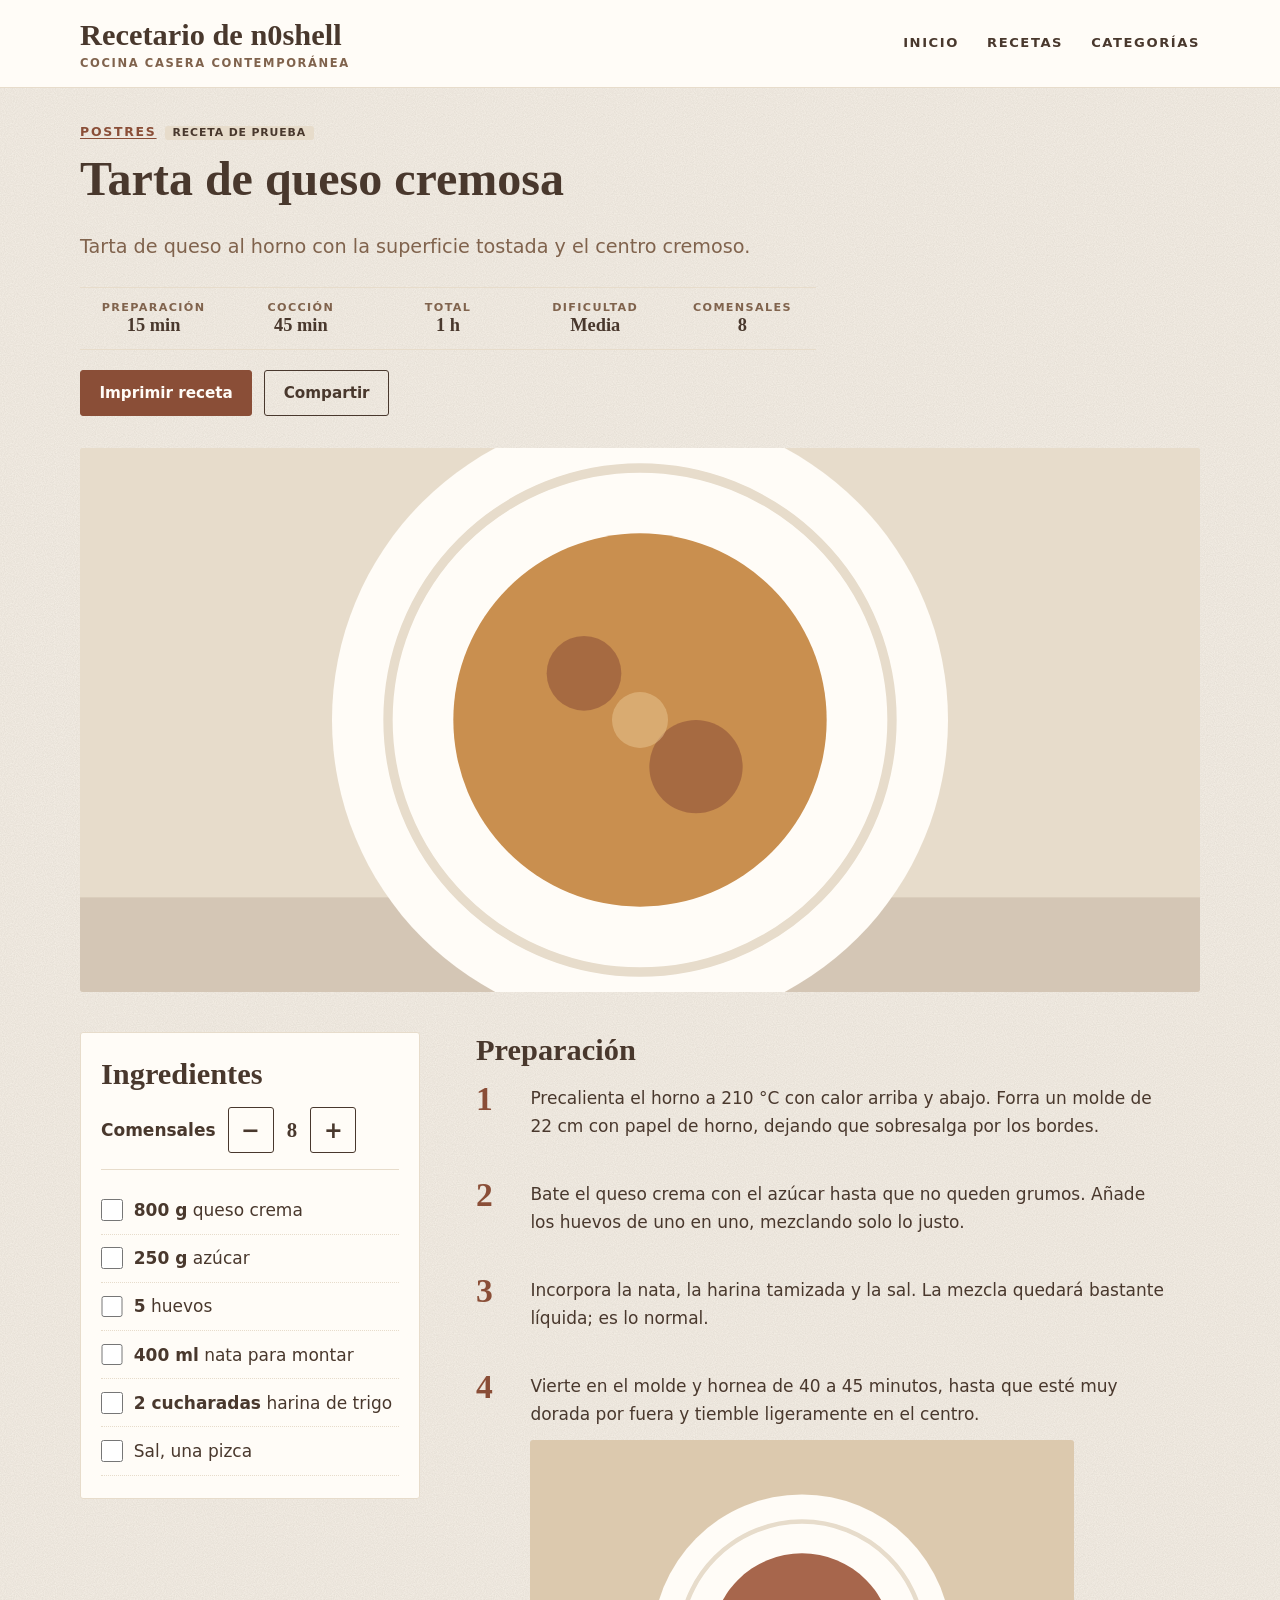
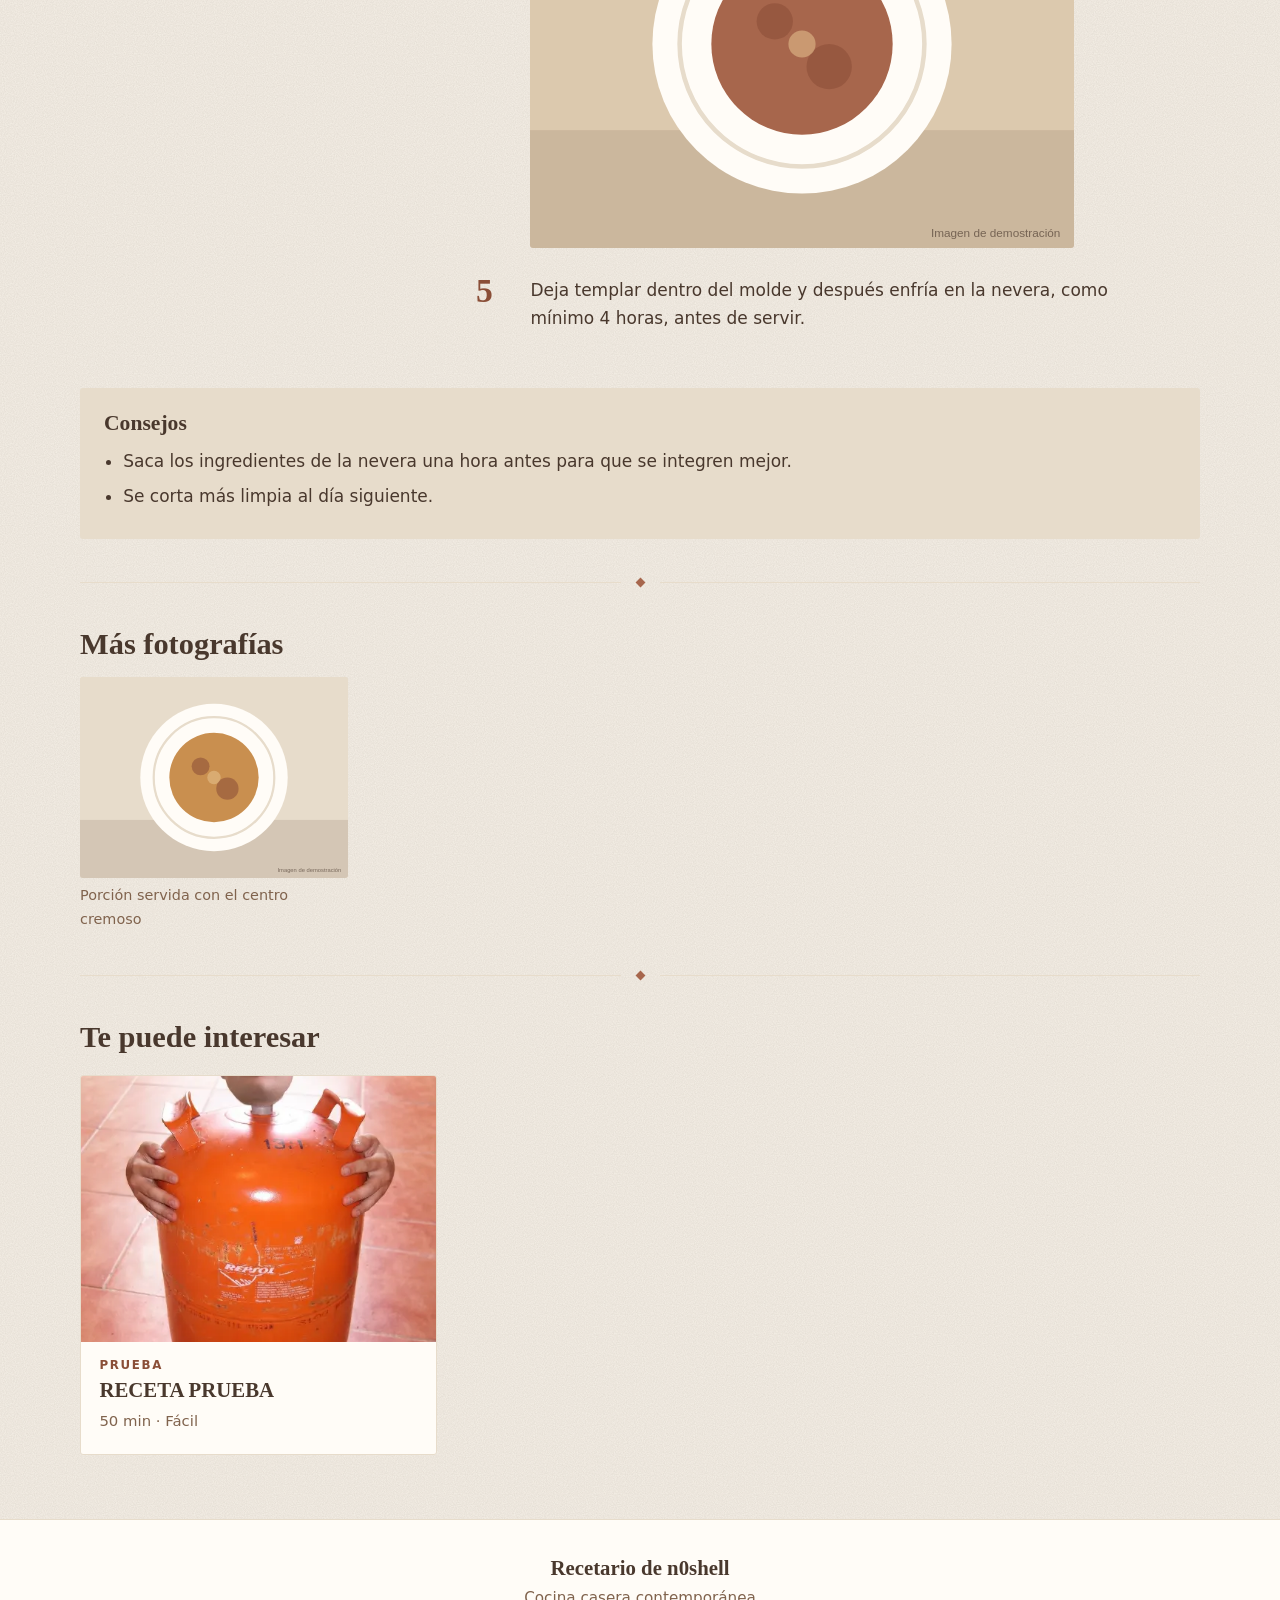
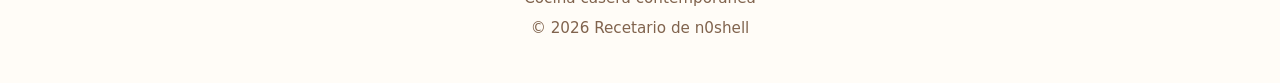
<file: recetas/tarta-de-queso/index.html>
<!doctype html>
<html lang="es">
<head>
<meta charset="utf-8">
<meta name="viewport" content="width=device-width, initial-scale=1">
<title>Tarta de queso cremosa · Recetario de n0shell</title>
<meta name="description" content="Tarta de queso al horno con la superficie tostada y el centro cremoso.">
<link rel="canonical" href="https://n0shell.github.io/recetario-cliente/recetas/tarta-de-queso/">
<meta property="og:url" content="https://n0shell.github.io/recetario-cliente/recetas/tarta-de-queso/">
<meta property="og:type" content="article">
<meta property="og:site_name" content="Recetario de n0shell">
<meta property="og:title" content="Tarta de queso cremosa">
<meta property="og:description" content="Tarta de queso al horno con la superficie tostada y el centro cremoso.">
<meta property="og:image" content="https://n0shell.github.io/recetario-cliente/data/recipes/tarta-de-queso/portada.svg">
<meta name="twitter:card" content="summary_large_image">
<meta name="recipe-slug" content="tarta-de-queso">
<meta name="site-root" content="../../">
<meta http-equiv="Content-Security-Policy" content="default-src 'self'; script-src 'self'; style-src 'self' https://fonts.googleapis.com; font-src https://fonts.gstatic.com; img-src 'self' data:; connect-src 'self'; base-uri 'self'; form-action 'self'; object-src 'none'">
<link rel="preconnect" href="https://fonts.googleapis.com">
<link rel="preconnect" href="https://fonts.gstatic.com" crossorigin>
<link rel="stylesheet" href="https://fonts.googleapis.com/css2?family=Lora:wght@500;600;700&family=Nunito+Sans:wght@400;600;700&display=swap">
<link rel="stylesheet" href="../../assets/css/base.css">
<link rel="stylesheet" href="../../assets/css/public.css">
<script type="application/ld+json">{"@context":"https://schema.org","@type":"Recipe","name":"Tarta de queso cremosa","description":"Tarta de queso al horno con la superficie tostada y el centro cremoso.","image":["https://n0shell.github.io/recetario-cliente/data/recipes/tarta-de-queso/portada.svg"],"recipeYield":"8 raciones","prepTime":"PT15M","cookTime":"PT45M","totalTime":"PT60M","recipeIngredient":["800 g queso crema","250 g azúcar","5 huevos","400 ml nata para montar","2 cucharadas harina de trigo","Sal, una pizca"],"recipeInstructions":[{"@type":"HowToStep","text":"Precalienta el horno a 210 °C con calor arriba y abajo. Forra un molde de 22 cm con papel de horno, dejando que sobresalga por los bordes."},{"@type":"HowToStep","text":"Bate el queso crema con el azúcar hasta que no queden grumos. Añade los huevos de uno en uno, mezclando solo lo justo."},{"@type":"HowToStep","text":"Incorpora la nata, la harina tamizada y la sal. La mezcla quedará bastante líquida; es lo normal."},{"@type":"HowToStep","text":"Vierte en el molde y hornea de 40 a 45 minutos, hasta que esté muy dorada por fuera y tiemble ligeramente en el centro."},{"@type":"HowToStep","text":"Deja templar dentro del molde y después enfría en la nevera, como mínimo 4 horas, antes de servir."}],"datePublished":"2026-10-02T10:00:00Z","dateModified":"2026-10-02T10:00:00Z"}</script>
</head>
<body>
<a class="skip-link" href="#contenido">Saltar al contenido</a>
<header class="site-header"><div class="container"><a class="logo" href="../../index.html" aria-label="Recetario de n0shell, inicio"><span class="logo-name">Recetario de n0shell</span><span class="logo-tag">Cocina casera contemporánea</span></a><nav class="site-nav" aria-label="Principal"><a href="../../index.html">Inicio</a><a href="../../index.html#recetas">Recetas</a><a href="../../index.html#categorias">Categorías</a></nav></div></header>
<main id="contenido" aria-busy="true">
<article class="container recipe">
<header class="recipe-head"><p class="eyebrow" aria-hidden="true">&nbsp;</p><h1>Tarta de queso cremosa</h1><p class="lead">Tarta de queso al horno con la superficie tostada y el centro cremoso.</p>
<dl class="meta-strip"><div><dt>Preparación</dt><dd>15 min</dd></div><div><dt>Cocción</dt><dd>45 min</dd></div><div><dt>Total</dt><dd>1 h</dd></div><div><dt>Dificultad</dt><dd>Media</dd></div><div><dt>Comensales</dt><dd>8</dd></div></dl><div class="actions"></div></header>
<figure class="hero"><img src="../../data/recipes/tarta-de-queso/portada.svg" alt="Tarta de queso cremosa" width="1200" height="900" fetchpriority="high"></figure>
<div class="recipe-body"><section class="ingredients"><h2>Ingredientes</h2><div class="servings servings-ph" aria-hidden="true"></div><ul class="ing-list"><li><span class="ing ing-static"><span class="ing-text"><span class="ing-qty">800 g</span> queso crema</span></span></li><li><span class="ing ing-static"><span class="ing-text"><span class="ing-qty">250 g</span> azúcar</span></span></li><li><span class="ing ing-static"><span class="ing-text"><span class="ing-qty">5</span> huevos</span></span></li><li><span class="ing ing-static"><span class="ing-text"><span class="ing-qty">400 ml</span> nata para montar</span></span></li><li><span class="ing ing-static"><span class="ing-text"><span class="ing-qty">2 cucharadas</span> harina de trigo</span></span></li><li><span class="ing ing-static"><span class="ing-text"><span class="ing-qty"></span> Sal, una pizca</span></span></li></ul></section>
<section><h2>Preparación</h2><ol class="steps"><li><p>Precalienta el horno a 210 °C con calor arriba y abajo. Forra un molde de 22 cm con papel de horno, dejando que sobresalga por los bordes.</p></li><li><p>Bate el queso crema con el azúcar hasta que no queden grumos. Añade los huevos de uno en uno, mezclando solo lo justo.</p></li><li><p>Incorpora la nata, la harina tamizada y la sal. La mezcla quedará bastante líquida; es lo normal.</p></li><li><p>Vierte en el molde y hornea de 40 a 45 minutos, hasta que esté muy dorada por fuera y tiemble ligeramente en el centro.</p></li><li><p>Deja templar dentro del molde y después enfría en la nevera, como mínimo 4 horas, antes de servir.</p></li></ol></section></div>
<section class="tips"><h2>Consejos</h2><ul><li>Saca los ingredientes de la nevera una hora antes para que se integren mejor.</li><li>Se corta más limpia al día siguiente.</li></ul></section>
</article>
</main>
<footer class="site-footer"><div class="container"><p class="footer-logo">Recetario de n0shell</p><p>Cocina casera contemporánea</p><p>© 2026 Recetario de n0shell</p></div></footer>
<script type="module" src="../../assets/js/recipe.js"></script>
</body>
</html>
</file>
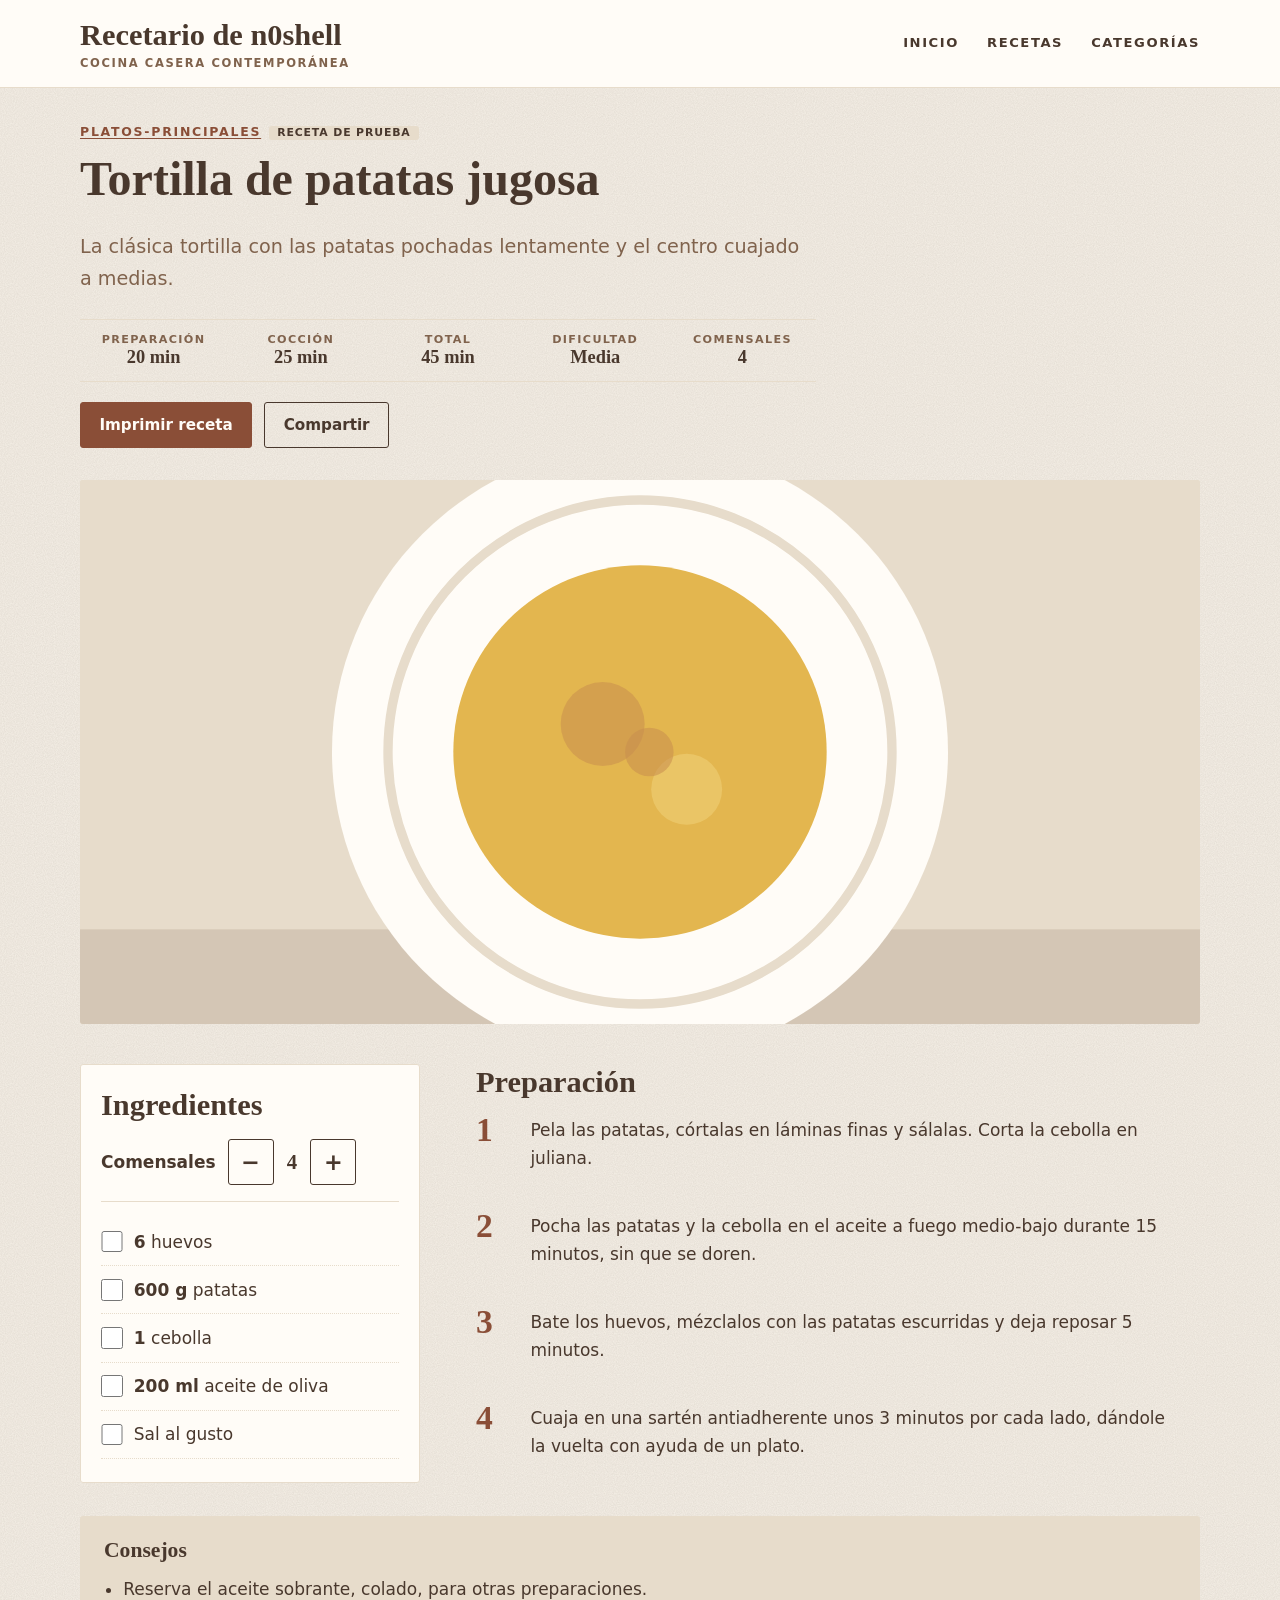
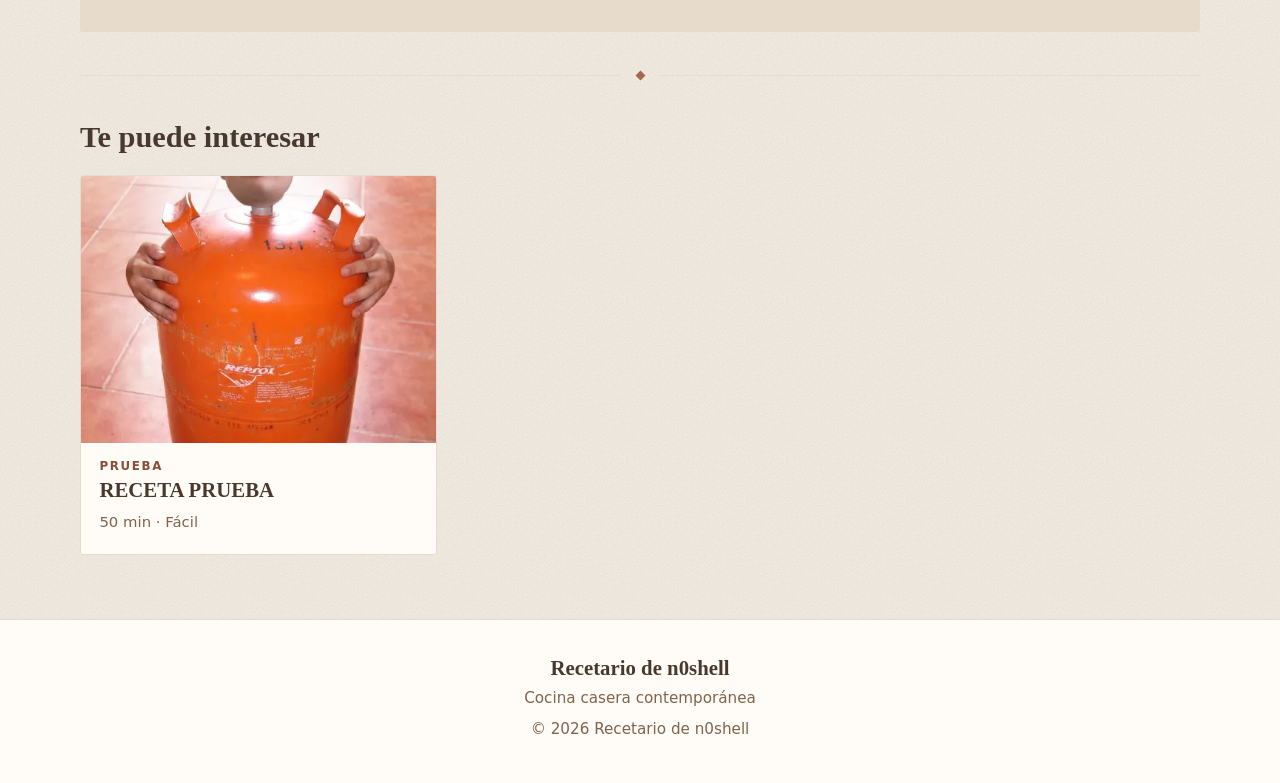
<file: recetas/tortilla-de-patatas/index.html>
<!doctype html>
<html lang="es">
<head>
<meta charset="utf-8">
<meta name="viewport" content="width=device-width, initial-scale=1">
<title>Tortilla de patatas jugosa · Recetario de n0shell</title>
<meta name="description" content="La clásica tortilla con las patatas pochadas lentamente y el centro cuajado a medias.">
<link rel="canonical" href="https://n0shell.github.io/recetario-cliente/recetas/tortilla-de-patatas/">
<meta property="og:url" content="https://n0shell.github.io/recetario-cliente/recetas/tortilla-de-patatas/">
<meta property="og:type" content="article">
<meta property="og:site_name" content="Recetario de n0shell">
<meta property="og:title" content="Tortilla de patatas jugosa">
<meta property="og:description" content="La clásica tortilla con las patatas pochadas lentamente y el centro cuajado a medias.">
<meta property="og:image" content="https://n0shell.github.io/recetario-cliente/data/recipes/tortilla-de-patatas/portada.svg">
<meta name="twitter:card" content="summary_large_image">
<meta name="recipe-slug" content="tortilla-de-patatas">
<meta name="site-root" content="../../">
<meta http-equiv="Content-Security-Policy" content="default-src 'self'; script-src 'self'; style-src 'self' https://fonts.googleapis.com; font-src https://fonts.gstatic.com; img-src 'self' data:; connect-src 'self'; base-uri 'self'; form-action 'self'; object-src 'none'">
<link rel="preconnect" href="https://fonts.googleapis.com">
<link rel="preconnect" href="https://fonts.gstatic.com" crossorigin>
<link rel="stylesheet" href="https://fonts.googleapis.com/css2?family=Lora:wght@500;600;700&family=Nunito+Sans:wght@400;600;700&display=swap">
<link rel="stylesheet" href="../../assets/css/base.css">
<link rel="stylesheet" href="../../assets/css/public.css">
<script type="application/ld+json">{"@context":"https://schema.org","@type":"Recipe","name":"Tortilla de patatas jugosa","description":"La clásica tortilla con las patatas pochadas lentamente y el centro cuajado a medias.","image":["https://n0shell.github.io/recetario-cliente/data/recipes/tortilla-de-patatas/portada.svg"],"recipeYield":"4 raciones","prepTime":"PT20M","cookTime":"PT25M","totalTime":"PT45M","recipeIngredient":["6 huevos","600 g patatas","1 cebolla","200 ml aceite de oliva","Sal al gusto"],"recipeInstructions":[{"@type":"HowToStep","text":"Pela las patatas, córtalas en láminas finas y sálalas. Corta la cebolla en juliana."},{"@type":"HowToStep","text":"Pocha las patatas y la cebolla en el aceite a fuego medio-bajo durante 15 minutos, sin que se doren."},{"@type":"HowToStep","text":"Bate los huevos, mézclalos con las patatas escurridas y deja reposar 5 minutos."},{"@type":"HowToStep","text":"Cuaja en una sartén antiadherente unos 3 minutos por cada lado, dándole la vuelta con ayuda de un plato."}],"datePublished":"2026-10-28T10:00:00Z","dateModified":"2026-10-28T10:00:00Z"}</script>
</head>
<body>
<a class="skip-link" href="#contenido">Saltar al contenido</a>
<header class="site-header"><div class="container"><a class="logo" href="../../index.html" aria-label="Recetario de n0shell, inicio"><span class="logo-name">Recetario de n0shell</span><span class="logo-tag">Cocina casera contemporánea</span></a><nav class="site-nav" aria-label="Principal"><a href="../../index.html">Inicio</a><a href="../../index.html#recetas">Recetas</a><a href="../../index.html#categorias">Categorías</a></nav></div></header>
<main id="contenido" aria-busy="true">
<article class="container recipe">
<header class="recipe-head"><p class="eyebrow" aria-hidden="true">&nbsp;</p><h1>Tortilla de patatas jugosa</h1><p class="lead">La clásica tortilla con las patatas pochadas lentamente y el centro cuajado a medias.</p>
<dl class="meta-strip"><div><dt>Preparación</dt><dd>20 min</dd></div><div><dt>Cocción</dt><dd>25 min</dd></div><div><dt>Total</dt><dd>45 min</dd></div><div><dt>Dificultad</dt><dd>Media</dd></div><div><dt>Comensales</dt><dd>4</dd></div></dl><div class="actions"></div></header>
<figure class="hero"><img src="../../data/recipes/tortilla-de-patatas/portada.svg" alt="Tortilla de patatas jugosa" width="1200" height="900" fetchpriority="high"></figure>
<div class="recipe-body"><section class="ingredients"><h2>Ingredientes</h2><div class="servings servings-ph" aria-hidden="true"></div><ul class="ing-list"><li><span class="ing ing-static"><span class="ing-text"><span class="ing-qty">6</span> huevos</span></span></li><li><span class="ing ing-static"><span class="ing-text"><span class="ing-qty">600 g</span> patatas</span></span></li><li><span class="ing ing-static"><span class="ing-text"><span class="ing-qty">1</span> cebolla</span></span></li><li><span class="ing ing-static"><span class="ing-text"><span class="ing-qty">200 ml</span> aceite de oliva</span></span></li><li><span class="ing ing-static"><span class="ing-text"><span class="ing-qty"></span> Sal al gusto</span></span></li></ul></section>
<section><h2>Preparación</h2><ol class="steps"><li><p>Pela las patatas, córtalas en láminas finas y sálalas. Corta la cebolla en juliana.</p></li><li><p>Pocha las patatas y la cebolla en el aceite a fuego medio-bajo durante 15 minutos, sin que se doren.</p></li><li><p>Bate los huevos, mézclalos con las patatas escurridas y deja reposar 5 minutos.</p></li><li><p>Cuaja en una sartén antiadherente unos 3 minutos por cada lado, dándole la vuelta con ayuda de un plato.</p></li></ol></section></div>
<section class="tips"><h2>Consejos</h2><ul><li>Reserva el aceite sobrante, colado, para otras preparaciones.</li></ul></section>
</article>
</main>
<footer class="site-footer"><div class="container"><p class="footer-logo">Recetario de n0shell</p><p>Cocina casera contemporánea</p><p>© 2026 Recetario de n0shell</p></div></footer>
<script type="module" src="../../assets/js/recipe.js"></script>
</body>
</html>
</file>
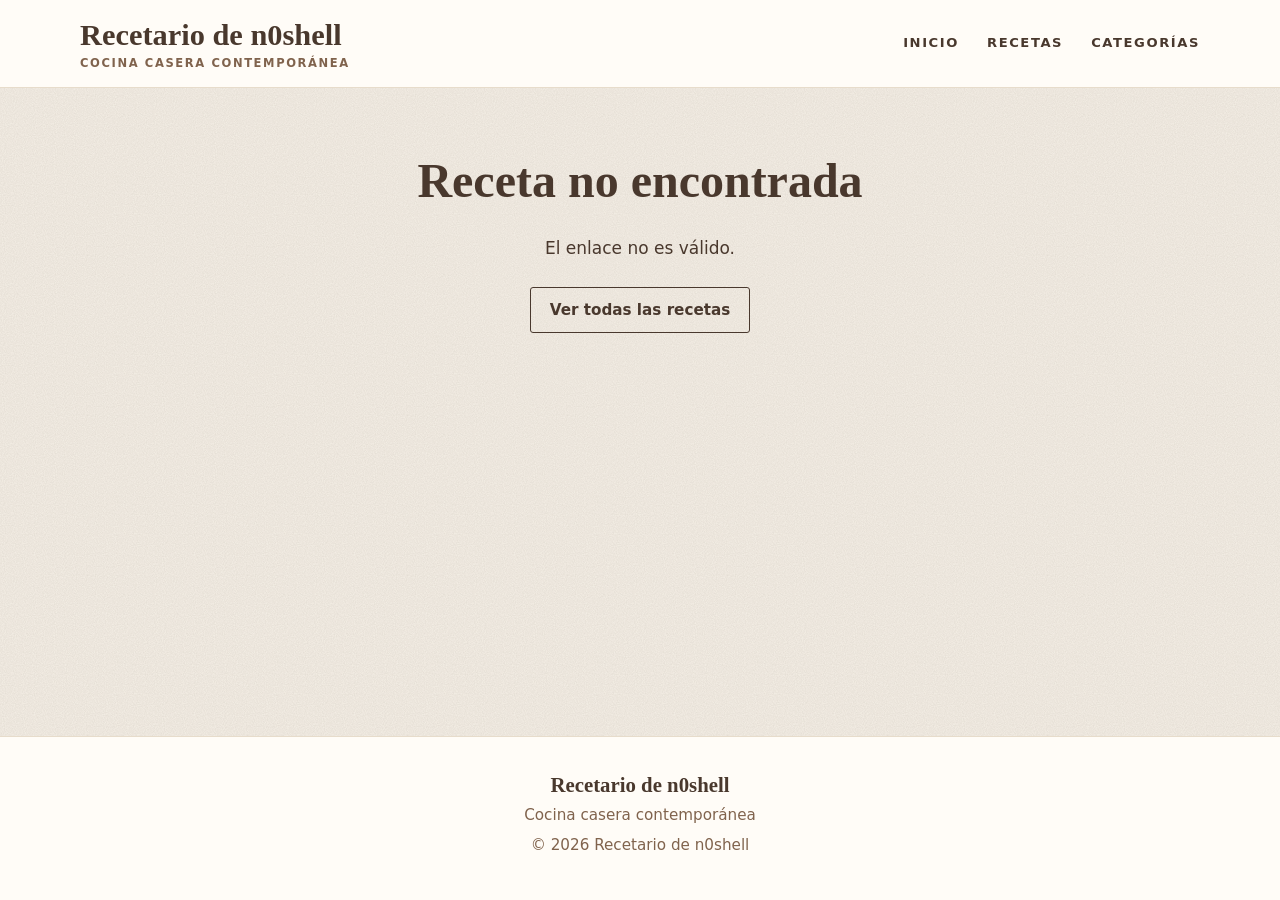
<file: receta.html>
<!doctype html>
<html lang="es">
<head>
<meta charset="utf-8">
<meta name="viewport" content="width=device-width, initial-scale=1">
<title>Receta · Recetario</title>
<meta name="description" content="Receta casera paso a paso.">
<meta http-equiv="Content-Security-Policy" content="default-src 'self'; script-src 'self'; style-src 'self' https://fonts.googleapis.com; font-src https://fonts.gstatic.com; img-src 'self' data:; connect-src 'self'; base-uri 'self'; form-action 'self'; object-src 'none'">
<link rel="preconnect" href="https://fonts.googleapis.com">
<link rel="preconnect" href="https://fonts.gstatic.com" crossorigin>
<link rel="stylesheet" href="https://fonts.googleapis.com/css2?family=Lora:wght@500;600;700&family=Nunito+Sans:wght@400;600;700&display=swap">
<link rel="stylesheet" href="assets/css/base.css">
<link rel="stylesheet" href="assets/css/public.css">
</head>
<body>
<!--site-header--><a class="skip-link" href="#contenido">Saltar al contenido</a>
<header class="site-header"><div class="container"><a class="logo" href="index.html" aria-label="Recetario de n0shell, inicio"><span class="logo-name">Recetario de n0shell</span><span class="logo-tag">Cocina casera contemporánea</span></a><nav class="site-nav" aria-label="Principal"><a href="index.html">Inicio</a><a href="index.html#recetas">Recetas</a><a href="index.html#categorias">Categorías</a></nav></div></header><!--/site-header-->
<main id="contenido" aria-busy="true">
  <div class="container state-box"><p>Cargando receta…</p></div>
  <noscript><p class="container">Esta web necesita JavaScript para mostrar las recetas.</p></noscript>
</main>
<!--site-footer--><footer class="site-footer"><div class="container"><p class="footer-logo">Recetario de n0shell</p><p>Cocina casera contemporánea</p><p>© 2026 Recetario de n0shell</p></div></footer><!--/site-footer-->
<script type="module" src="assets/js/recipe.js"></script>
</body>
</html>
</file>
<file: assets/css/base.css>
/* Base compartida (web pública y panel). Cambia la identidad solo aquí. */
:root{
  --cream:#F5F0E7; --beige:#E7DCCB; --brown-900:#49382D; --brown-600:#80634D;
  --terracotta:#A7664C; --warm-white:#FFFCF7;
  --terracotta-dark:#8A4E37; /* terracota oscurecida para texto pequeño (contraste AA) */
  --bg:var(--cream); --surface:var(--warm-white); --text:var(--brown-900);
  --muted:var(--brown-600); --accent:var(--terracotta); --accent-text:var(--terracotta-dark);
  --line:var(--beige); --error:#9B2C2C; --ok:#2F6B3F;
  --font-serif:"Lora",Georgia,"Times New Roman",serif;
  --font-sans:"Nunito Sans",system-ui,-apple-system,"Segoe UI",sans-serif;
  --radius:3px; --maxw:1120px;
  --linen:url("data:image/svg+xml,%3Csvg xmlns='http://www.w3.org/2000/svg' width='160' height='160'%3E%3Cfilter id='n'%3E%3CfeTurbulence type='fractalNoise' baseFrequency='.9' numOctaves='2' stitchTiles='stitch'/%3E%3CfeColorMatrix values='0 0 0 0 .29 0 0 0 0 .22 0 0 0 0 .18 0 0 0 .18 0'/%3E%3C/filter%3E%3Crect width='100%25' height='100%25' filter='url(%23n)'/%3E%3C/svg%3E");
}
*,*::before,*::after{box-sizing:border-box}
html{-webkit-text-size-adjust:100%;scroll-behavior:smooth}
@media (prefers-reduced-motion:reduce){html{scroll-behavior:auto}}
body{margin:0;min-height:100vh;display:flex;flex-direction:column;background-color:var(--bg);background-image:var(--linen);color:var(--text);font:400 1.0625rem/1.65 var(--font-sans)}
main{flex:1}
h1,h2,h3{font-family:var(--font-serif);font-weight:600;line-height:1.2;margin:0 0 .5em}
h1{font-size:clamp(2rem,5vw,3rem)} h2{font-size:clamp(1.5rem,3.5vw,1.9rem)} h3{font-size:1.25rem}
p{margin:0 0 1em}
a{color:var(--accent-text);text-underline-offset:.2em}
img{display:block;max-width:100%;height:auto}
[hidden]{display:none!important}
ul,ol{margin:0;padding:0}
.container{width:min(100% - 2rem,var(--maxw));margin-inline:auto}
.muted{color:var(--muted)}
.visually-hidden{position:absolute!important;width:1px;height:1px;margin:-1px;padding:0;overflow:hidden;clip:rect(0 0 0 0);white-space:nowrap;border:0}
.skip-link{position:absolute;left:1rem;top:-4rem;z-index:100;background:var(--text);color:var(--surface);padding:.6rem 1rem;border-radius:var(--radius)}
.skip-link:focus{top:1rem}
:focus-visible{outline:3px solid var(--accent-text);outline-offset:2px}

.btn{display:inline-flex;align-items:center;justify-content:center;gap:.4rem;min-height:46px;padding:.6rem 1.15rem;font:700 .95rem var(--font-sans);color:var(--text);background:transparent;border:1.5px solid var(--text);border-radius:var(--radius);cursor:pointer;text-decoration:none}
.btn:hover{background:var(--beige)}
.btn:disabled{opacity:.45;cursor:not-allowed}
.btn-primary{background:var(--accent-text);border-color:var(--accent-text);color:var(--surface)}
.btn-primary:hover{background:var(--text);border-color:var(--text)}
.btn-link{background:none;border:0;padding:.4rem 0;min-height:44px;color:var(--accent-text);font:600 .95rem var(--font-sans);text-decoration:underline;cursor:pointer}

input,select,textarea{font:inherit;color:inherit;background:var(--surface);border:1.5px solid var(--muted);border-radius:var(--radius);padding:.65rem .85rem;min-height:46px;max-width:100%}
input[type=checkbox]{min-height:0}
label{font-weight:600}

.ornament{display:flex;align-items:center;gap:1rem;margin:2.5rem 0;color:var(--line)}
.ornament::before,.ornament::after{content:"";flex:1;height:1px;background:currentColor}
.ornament span{width:7px;height:7px;background:var(--accent);transform:rotate(45deg)}

.toast{position:fixed;left:50%;bottom:1.5rem;transform:translateX(-50%);z-index:200;max-width:calc(100% - 2rem);padding:.75rem 1.25rem;background:var(--text);color:var(--surface);border-radius:var(--radius);font-weight:600}
</file>
<file: assets/css/public.css>
/* ---------- Cabecera y pie ---------- */
.site-header{border-bottom:1px solid var(--line);background:var(--surface)}
.site-header .container{display:flex;flex-wrap:wrap;align-items:center;justify-content:space-between;gap:.5rem 2rem;padding-block:1.1rem}
.logo{text-decoration:none;color:var(--text);display:block;line-height:1.1}
.logo-name{display:block;font:600 1.9rem var(--font-serif)}
.logo-tag{display:block;margin-top:.2rem;font:600 .72rem var(--font-sans);letter-spacing:.14em;text-transform:uppercase;color:var(--muted)}
.site-nav{display:flex;gap:1.75rem}
.site-nav a{display:inline-flex;align-items:center;min-height:44px;font:700 .82rem var(--font-sans);letter-spacing:.12em;text-transform:uppercase;color:var(--text);text-decoration:none;border-bottom:2px solid transparent}
.site-nav a:hover,.site-nav a[aria-current=page]{border-bottom-color:var(--accent)}
.site-footer{margin-top:4rem;padding:2.25rem 0;border-top:1px solid var(--line);background:var(--surface);text-align:center;color:var(--muted);font-size:.95rem}
.footer-logo{font:600 1.3rem var(--font-serif);color:var(--text);margin:0 0 .2rem}
.site-footer p{margin:0 0 .35rem}

/* ---------- Catálogo ---------- */
.catalog-head{padding-top:2.5rem}
.catalog-head h1{margin-bottom:.25rem}
.toolbar{display:flex;flex-wrap:wrap;gap:.75rem;margin:1.25rem 0 1rem}
.toolbar .field{display:flex;flex-direction:column;gap:.25rem}
.toolbar .field-search{flex:1 1 260px}
.toolbar .field-search input{width:100%}
.toolbar .field-sort{flex:0 0 auto}
.toolbar label{font-size:.82rem;letter-spacing:.06em;text-transform:uppercase;color:var(--muted)}
.chips{display:flex;flex-wrap:wrap;gap:.5rem;margin-bottom:1.25rem;min-height:44px}
.chip{min-height:44px;padding:.4rem 1rem;font:700 .9rem var(--font-sans);color:var(--text);background:transparent;border:1.5px solid var(--line);border-radius:999px;cursor:pointer}
.chip:hover{border-color:var(--muted)}
.chip[aria-pressed=true]{background:var(--text);border-color:var(--text);color:var(--surface)}
.result-count{margin:0 0 1rem;color:var(--muted);font-size:.95rem;min-height:1.5em}
.grid{display:grid;grid-template-columns:1fr;gap:2rem 1.5rem}
@media (min-width:600px){.grid{grid-template-columns:repeat(2,1fr)}}
@media (min-width:960px){.grid{grid-template-columns:repeat(3,1fr)}}
.card{background:var(--surface);border:1px solid var(--line);border-radius:var(--radius);overflow:hidden}
.card-link{display:block;color:inherit;text-decoration:none;height:100%}
.card-media{margin:0;aspect-ratio:4/3;background:var(--beige);overflow:hidden}
.card-media img{width:100%;height:100%;object-fit:cover;transition:transform .4s}
@media (hover:hover) and (prefers-reduced-motion:no-preference){.card-link:hover .card-media img{transform:scale(1.03)}}
.card-link:hover .card-title{text-decoration:underline;text-decoration-color:var(--accent);text-underline-offset:.2em}
.card-body{padding:1rem 1.15rem 1.25rem}
.card-cat{margin:0 0 .35rem;font:700 .74rem var(--font-sans);letter-spacing:.14em;text-transform:uppercase;color:var(--accent-text)}
.card-title{margin:0 0 .4rem;font-size:1.3rem}
.card-meta{margin:0;color:var(--muted);font-size:.93rem}
.badge{display:inline-block;margin-left:.5rem;padding:.05rem .5rem;font:700 .68rem var(--font-sans);letter-spacing:.08em;text-transform:uppercase;color:var(--text);background:var(--beige);border-radius:var(--radius);vertical-align:middle}
.skeleton .card-media{background:var(--beige)}
.skeleton .card-body{min-height:7.6rem}
.sk-line{height:.9rem;margin:0 0 .6rem;background:var(--beige);border-radius:2px}
.sk-line.short{width:55%}
.state-box{padding-block:4rem;text-align:center;max-width:36rem}
.state-box .btn{margin-top:.5rem}

/* ---------- Receta ---------- */
.recipe-head{padding-top:2.25rem;max-width:46rem}
.eyebrow{margin:0 0 .6rem;font:700 .78rem var(--font-sans);letter-spacing:.14em;text-transform:uppercase}
.recipe-head .lead{font-size:1.2rem;color:var(--muted)}
.meta-strip{display:flex;flex-wrap:wrap;margin:1.5rem 0 1.25rem;border-block:1px solid var(--line)}
.meta-strip div{flex:1 1 7rem;padding:.8rem .5rem;text-align:center}
.meta-strip dt{font:700 .7rem var(--font-sans);letter-spacing:.12em;text-transform:uppercase;color:var(--muted)}
.meta-strip dd{margin:.1rem 0 0;font:600 1.15rem var(--font-serif)}
.actions{display:flex;flex-wrap:wrap;gap:.75rem}
.actions:empty{min-height:46px}   /* reserva el hueco de los botones mientras carga el JS */
.hero{margin:2rem 0 0}
.hero img{width:100%;aspect-ratio:4/3;max-height:34rem;object-fit:cover;border-radius:var(--radius);background:var(--beige)}
@media (min-width:900px){.hero img{aspect-ratio:16/9}}
.recipe-body{display:grid;gap:2.5rem;margin-top:2.5rem}
@media (min-width:900px){.recipe-body{grid-template-columns:minmax(280px,340px) 1fr;gap:3.5rem;align-items:start}.ingredients{position:sticky;top:1rem}}
.ingredients{background:var(--surface);border:1px solid var(--line);border-radius:var(--radius);padding:1.4rem 1.25rem}
.servings{display:flex;align-items:center;flex-wrap:wrap;gap:.5rem .75rem;margin-bottom:1rem;padding-bottom:1rem;border-bottom:1px solid var(--line)}
.servings-ph{min-height:calc(46px + 2rem + 1px)}
.ing-static::before{content:"";flex:none;width:1.35rem;height:1.35rem;margin-top:.2rem}
.servings-label{font-weight:700}
.servings-controls{display:flex;align-items:center;gap:.5rem}
.servings .btn-icon{width:46px;padding:0;font-size:1.4rem}
.servings-value{min-width:2ch;text-align:center;font:600 1.3rem var(--font-serif)}
.ing-list{list-style:none}
.ing{display:flex;gap:.7rem;align-items:flex-start;padding:.6rem 0;border-bottom:1px dotted var(--line);font-weight:400;cursor:pointer}
.ing input{width:1.35rem;height:1.35rem;margin:.2rem 0 0;flex:none;accent-color:var(--accent-text)}
.ing-qty{font-weight:700;white-space:nowrap}
.ing input:checked~.ing-text{text-decoration:line-through;color:var(--muted)}
.steps{list-style:none;counter-reset:step}
.steps li{counter-increment:step;position:relative;padding:0 0 1.75rem 3.4rem}
.steps li::before{content:counter(step);position:absolute;left:0;top:-.15rem;font:600 2.1rem/1 var(--font-serif);color:var(--accent-text)}
.steps p{margin:0 0 .75rem;max-width:40rem}
.step-fig{margin:.5rem 0 0}
.step-fig img{width:100%;max-width:34rem;border-radius:var(--radius)}
.tips{margin-top:1rem;padding:1.4rem 1.5rem;background:var(--beige);border-radius:var(--radius)}
.tips h2{font-size:1.35rem}
.tips ul{padding-left:1.2rem}
.tips li{margin-bottom:.4rem}
.gallery-grid{display:grid;grid-template-columns:repeat(auto-fill,minmax(220px,1fr));gap:1rem}
.gallery-grid figure{margin:0}
.gallery-grid img{width:100%;aspect-ratio:4/3;object-fit:cover;border-radius:var(--radius);background:var(--beige)}
.gallery-grid figcaption{margin-top:.35rem;font-size:.9rem;color:var(--muted)}
.related h2{margin-bottom:1.25rem}

/* ---------- Impresión ---------- */
@media print{
  body{display:block;background:#fff;color:#000;font-size:11pt}
  .site-header,.site-footer,.skip-link,.actions,.related,.gallery,.ornament,.toast,.servings-controls .btn,.servings .btn-link{display:none!important}
  .recipe-body{display:block}
  .ingredients{position:static;border:0;padding:0;background:none}
  .hero img{max-height:7cm;object-fit:cover}
  .steps li,.ing{break-inside:avoid}
  .tips{background:none;border:1px solid #999}
  a{color:inherit;text-decoration:none}
}
</file>
